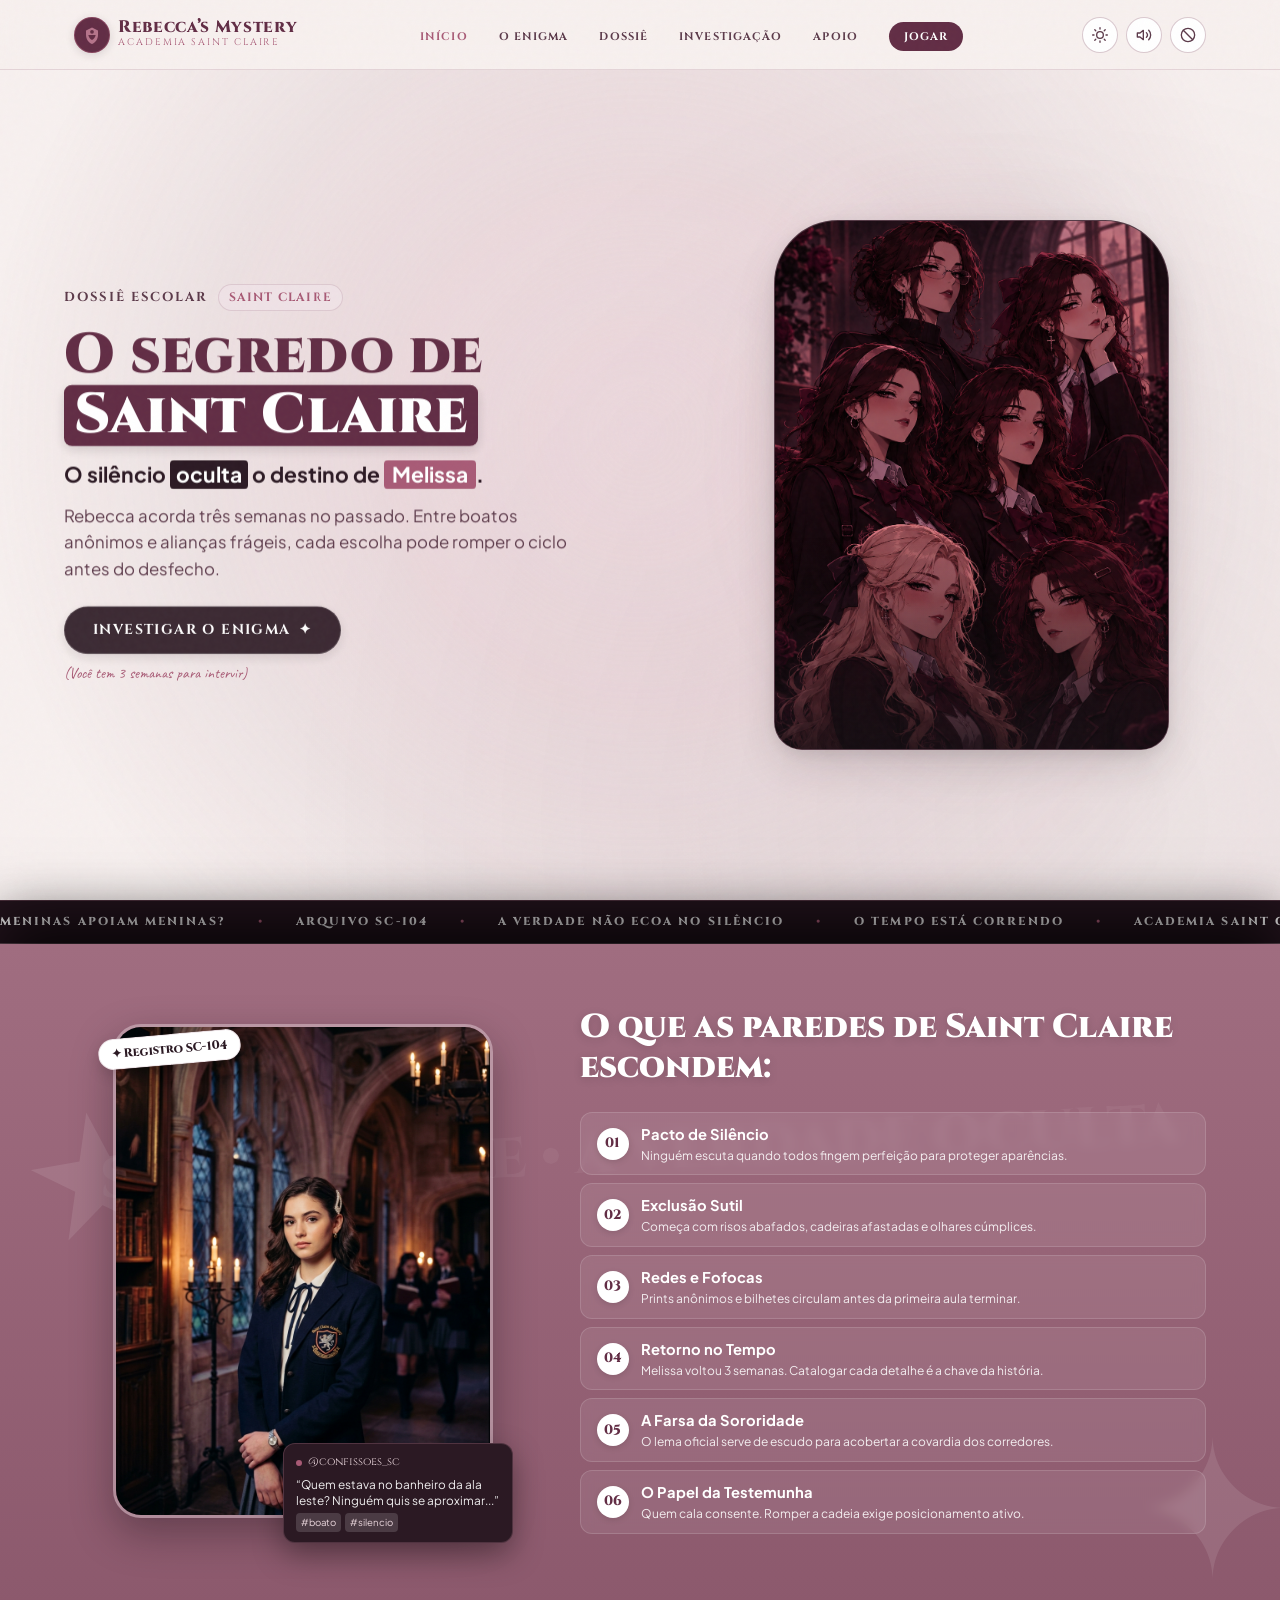
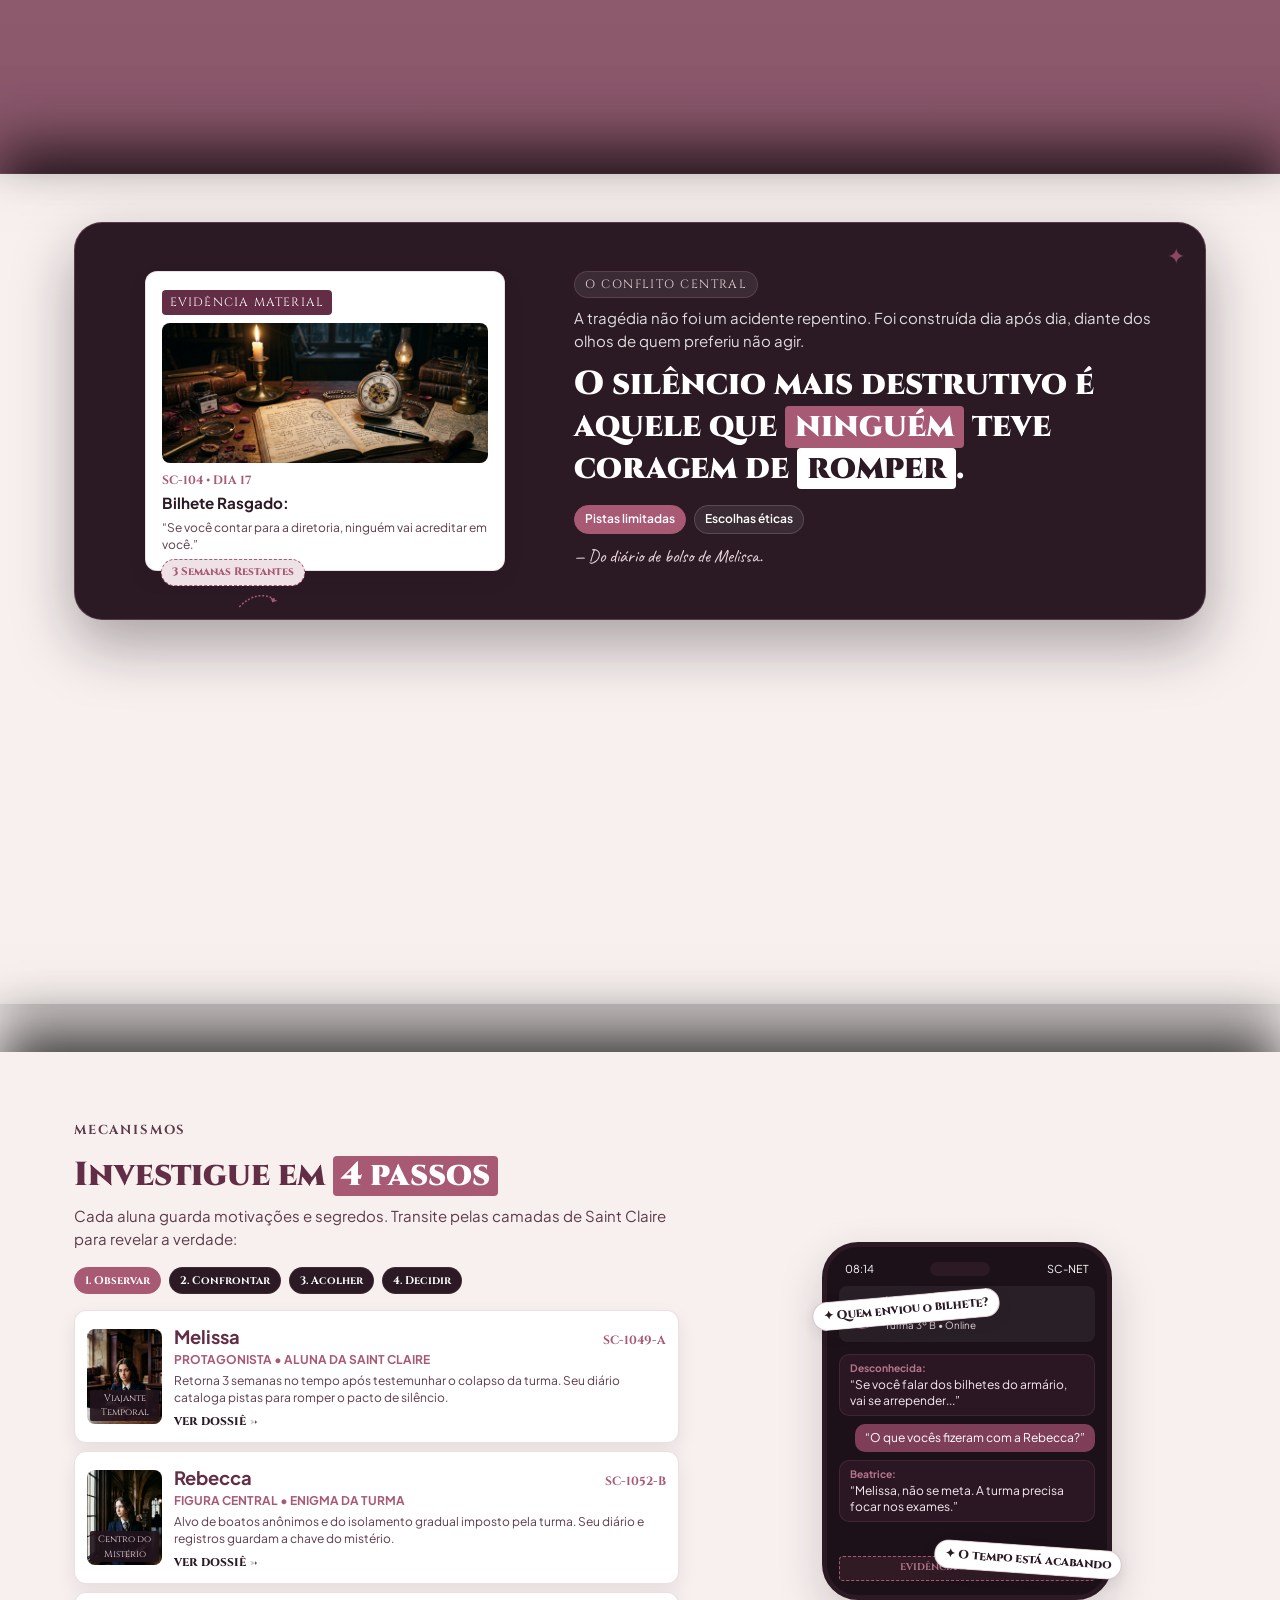
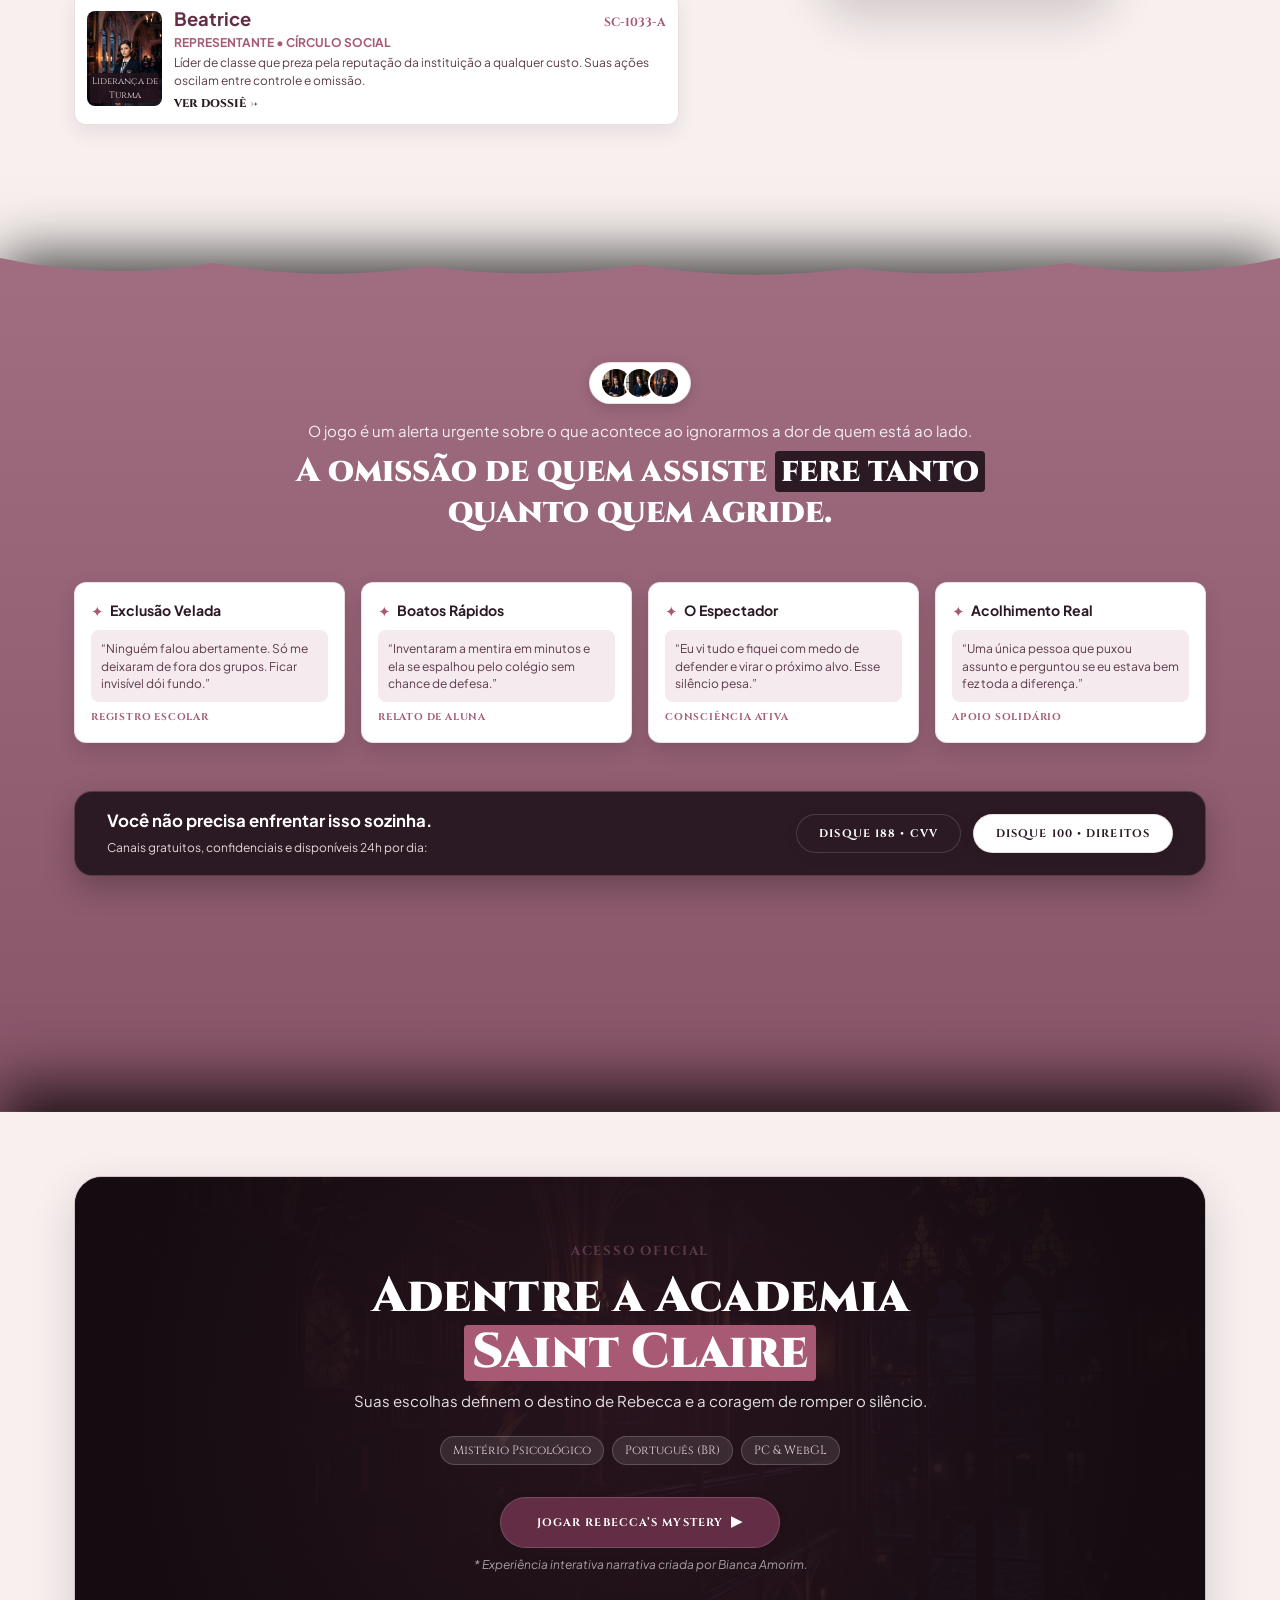
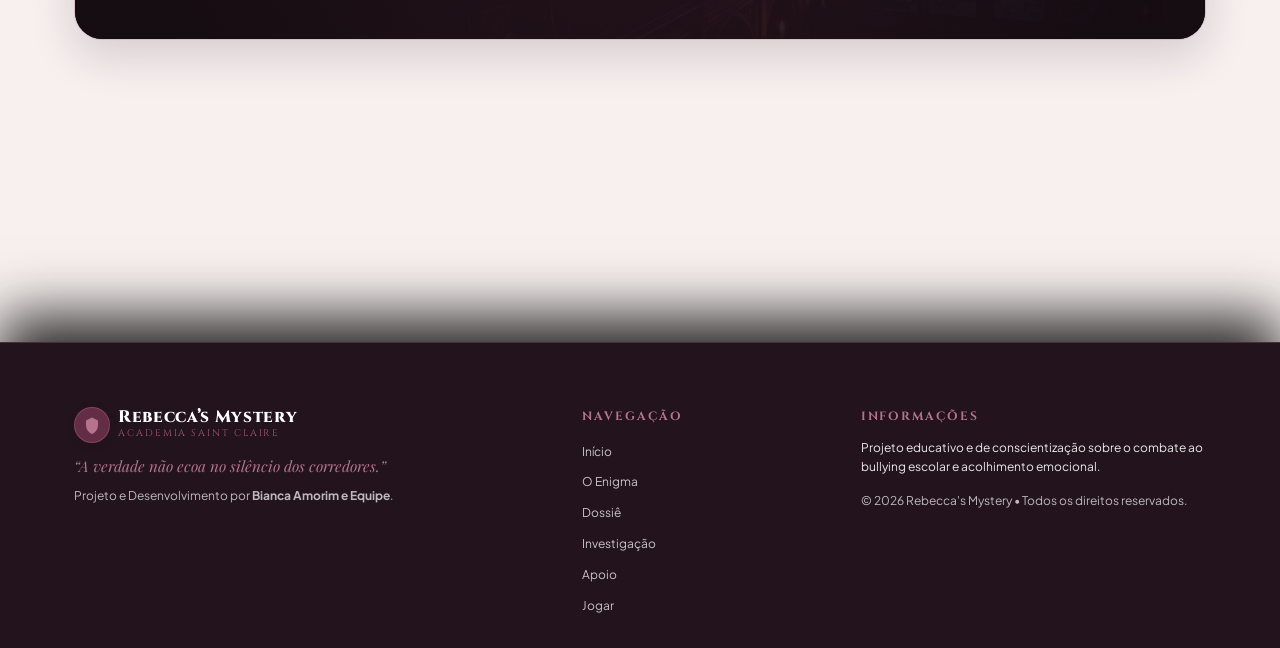
<file: index.html>
<!DOCTYPE html>
<html lang="pt-BR">
<head>
  <meta charset="UTF-8">
  <meta name="viewport" content="width=device-width, initial-scale=1.0">
  <meta name="description" content="Rebecca's Mystery — Wiki oficial e experiência narrativa de investigação psicológica, manipulação e segredos na Academia Saint Claire.">
  <meta name="theme-color" content="#2B1923">
  <link rel="canonical" href="https://rebeccas-mystery-wiki.vercel.app/">
  <meta property="og:url" content="https://rebeccas-mystery-wiki.vercel.app/">
  <meta property="og:title" content="Rebecca's Mystery — Wiki Oficial">
  <title>Rebecca's Mystery — Wiki Oficial | Academia Saint Claire</title>

  <!-- Favicon Oficial RM -->
  <link rel="icon" type="image/svg+xml" href="data:image/svg+xml,<svg xmlns='http://www.w3.org/2000/svg' viewBox='0 0 100 100'><circle cx='50' cy='50' r='46' fill='%231a0612' stroke='%23D94689' stroke-width='6'/><text x='50' y='64' font-family='Georgia,serif' font-size='42' font-weight='bold' fill='%23D94689' text-anchor='middle'>RM</text></svg>">

  <!-- Folhas de Estilo -->
  <link rel="stylesheet" href="assets/css/variables.css">
  <link rel="stylesheet" href="assets/css/style.css">

  <!-- Script inline anti-flicker de tema (executa antes da renderização) -->
  <script>
    (function() {
      try {
        const savedTheme = localStorage.getItem("rm_theme");
        if (savedTheme === "dark" || (!savedTheme && window.matchMedia && window.matchMedia("(prefers-color-scheme: dark)").matches)) {
          document.documentElement.setAttribute("data-theme", "dark");
        } else {
          document.documentElement.setAttribute("data-theme", "light");
        }
      } catch (e) {
        document.documentElement.setAttribute("data-theme", "light");
      }
    })();
  </script>
</head>
<body>

  <!-- ==========================================================================
       ABERTURA CINEMATOGRÁFICA — GSAP DRAWSVG (PROMPT 12)
       Fundo Vinho Profundo (#160F14), Desenho Progressivo dos Arcos, Estrelas e Monograma RM,
       seguido da Revelação da Logo Original e Transição Suave para a Hero Section.
       ========================================================================== -->
  <div class="cinema-intro" id="cinema-intro" role="dialog" aria-modal="true" aria-label="Introdução cinematográfica Rebecca's Mystery">
    <!-- Botão Discreto para Pular Introdução (Acessibilidade & UX) -->
    <button type="button" class="intro-skip-btn" id="intro-skip-btn" aria-label="Pular introdução cinematográfica">
      <span>Pular Intro</span>
      <span class="skip-arrow">→</span>
    </button>

    <!-- Palco Central Exclusivo da Logo RM Oficial -->
    <div class="intro-logo-stage" id="intro-logo-stage">
      <!-- Camada 1: Vetor SVG Fiel à Logo para Animação com GSAP DrawSVG -->
      <svg id="logo-rm-svg" class="intro-logo-svg" viewBox="0 0 1254 1254" fill="none" xmlns="http://www.w3.org/2000/svg" aria-hidden="true">
        <g id="rm-draw-group" stroke="#B67C9B" stroke-width="2.2" stroke-linecap="round" stroke-linejoin="round">
          <!-- MOMENTO 1: Arco ornamental superior -->
          <g id="draw-arc-top" class="draw-group">
            <path id="path-arc-top-1" class="draw-path" d="M 625 179 L 631 209 L 645 234 L 670 257 L 717 283 L 744 306 L 759 326 L 769 345 L 774 359 L 779 384 L 783 388 L 789 390 L 779 393 L 773 399 L 770 405 L 771 394 L 768 391 L 763 390 L 766 389 L 771 383 L 771 374 L 768 361 L 759 339 L 746 319 L 718 292 L 699 280 L 671 266 L 651 251 L 636 234 L 625 214 L 616 232 L 594 256 L 580 266 L 552 280 L 533 292 L 506 318 L 491 341 L 481 367 L 479 381 L 481 386 L 487 390 L 462 390 L 467 389 L 472 384 L 475 365 L 482 345 L 491 328 L 504 310 L 530 286 L 568 265 L 590 250 L 608 231 L 619 211 L 624 194 L 625 180 Z" />
          </g>
          <!-- MOMENTO 2: Estrela central superior, estrelas laterais e arco inferior -->
          <g id="draw-star-center" class="draw-group">
            <path id="path-star-top-1" class="draw-path" d="M 625 268 L 632 325 L 633 326 L 652 311 L 637 332 L 641 334 L 686 340 L 648 344 L 637 347 L 651 367 L 634 354 L 632 355 L 625 415 L 619 355 L 617 354 L 600 367 L 614 347 L 596 343 L 564 340 L 604 335 L 613 332 L 599 312 L 617 325 L 619 324 L 625 269 Z" />
          </g>
          <g id="draw-stars-lateral" class="draw-group">
            <path id="path-star-left-1" class="draw-path" d="M 402 568 L 402 589 L 399 599 L 407 605 L 417 608 L 405 613 L 399 618 L 402 627 L 402 649 L 401 641 L 396 630 L 383 617 L 361 610 L 326 608 L 360 607 L 370 605 L 384 599 L 397 585 L 402 569 Z" />
            <path id="path-star-right-1" class="draw-path" d="M 845 569 L 851 586 L 856 593 L 865 600 L 877 605 L 888 607 L 922 608 L 886 610 L 864 617 L 852 629 L 845 649 L 845 635 L 848 617 L 837 610 L 830 609 L 842 604 L 848 599 L 845 582 L 845 570 Z" />
          </g>
          <g id="draw-arc-bottom" class="draw-group">
            <path id="path-arc-bottom-1" class="draw-path" d="M 466 836 L 469 839 L 482 839 L 474 846 L 482 882 L 493 907 L 504 922 L 514 932 L 534 946 L 572 962 L 595 976 L 615 996 L 625 1014 L 639 992 L 660 973 L 686 959 L 713 948 L 731 936 L 753 912 L 763 890 L 769 893 L 768 898 L 761 912 L 750 927 L 726 948 L 674 972 L 658 983 L 638 1005 L 628 1028 L 625 1046 L 622 1025 L 614 1007 L 607 997 L 593 983 L 575 971 L 543 958 L 524 948 L 506 934 L 496 923 L 487 910 L 478 891 L 471 858 L 467 848 L 460 841 L 452 839 L 465 837 Z" />
            <path id="path-star-bottom-1" class="draw-path" d="M 625 851 L 629 871 L 634 882 L 642 891 L 654 896 L 646 900 L 634 913 L 628 928 L 625 947 L 623 929 L 617 913 L 605 900 L 597 897 L 610 890 L 618 880 L 623 867 L 625 852 Z" />
          </g>
          <!-- MOMENTO 3: Monograma R e M -->
          <g id="draw-monogram-r" class="draw-group">
            <path id="path-letter-r-1" class="draw-path" d="M 410 418 L 535 418 L 559 421 L 575 426 L 595 438 L 606 449 L 614 463 L 618 477 L 618 497 L 613 514 L 605 528 L 595 539 L 580 550 L 561 559 L 534 566 L 554 571 L 566 577 L 588 595 L 602 614 L 637 680 L 637 773 L 563 624 L 556 612 L 554 610 L 553 611 L 555 628 L 555 655 L 551 694 L 540 754 L 540 777 L 542 789 L 548 804 L 562 819 L 577 825 L 593 824 L 604 818 L 609 813 L 614 803 L 615 789 L 611 781 L 605 788 L 599 789 L 593 786 L 590 780 L 591 774 L 596 769 L 607 769 L 613 775 L 618 787 L 619 806 L 615 822 L 609 834 L 602 843 L 588 854 L 579 858 L 570 860 L 554 860 L 541 856 L 531 850 L 519 837 L 512 822 L 509 806 L 510 786 L 516 764 L 537 710 L 543 686 L 547 647 L 546 618 L 544 610 L 544 605 L 545 607 L 546 606 L 547 600 L 536 587 L 522 577 L 500 571 L 482 572 L 482 660 L 487 676 L 493 682 L 500 685 L 488 686 L 478 691 L 447 722 L 427 734 L 406 740 L 392 741 L 377 739 L 395 736 L 408 729 L 419 718 L 432 693 L 438 663 L 438 446 L 433 432 L 426 425 L 409 419 Z" />
            <path id="path-letter-r-2" class="draw-path" d="M 531 426 L 500 425 L 493 427 L 485 435 L 482 445 L 483 565 L 508 565 L 534 558 L 548 549 L 560 537 L 569 521 L 575 494 L 574 473 L 569 455 L 564 446 L 555 436 L 544 429 L 532 426 Z" />
          </g>
          <g id="draw-monogram-m" class="draw-group">
            <path id="path-letter-m-1" class="draw-path" d="M 731 558 L 793 558 L 780 562 L 771 570 L 767 579 L 765 591 L 765 807 L 770 837 L 782 862 L 793 871 L 807 873 L 816 869 L 824 860 L 819 872 L 808 881 L 798 885 L 784 886 L 774 884 L 755 874 L 726 847 L 717 843 L 704 841 L 715 835 L 719 828 L 722 814 L 721 596 L 679 682 L 638 772 L 638 682 L 654 714 L 657 714 L 730 559 Z" />
          </g>
        </g>
      </svg>

      <!-- Camada 2: Revelação da Logo Original com Textura Rosa Suave e Fundo Transparente Perfeito -->
      <img id="intro-logo-png" class="intro-logo-png" src="assets/images/logo_rm_transparent.png" alt="Rebecca's Mystery - Logo Oficial Saint Claire" />
    </div>
  </div>

  <!-- Granulação Cinematográfica Sutil -->
  <div class="film-grain" aria-hidden="true"></div>

  <!-- ==========================================================================
       HEADER DE NAVEGAÇÃO EQUILIBRADO E PROFISSIONAL (PROMPT 07)
       ========================================================================== -->
  <header class="site-header" id="main-header">
    <div class="container nav-container">
      
      <!-- Marca Oficial RM Saint Claire -->
      <a href="#inicio" class="site-brand" aria-label="Rebecca's Mystery - Página inicial">
        <div class="brand-crest" aria-hidden="true">
          <svg viewBox="0 0 24 24">
            <path d="M12 2L4 6v6c0 5.55 3.84 10.74 8 12 4.16-1.26 8-6.45 8-12V6l-8-4zm0 3.3a2.5 2.5 0 1 1 0 5 2.5 2.5 0 0 1 0-5zm0 13.5c-2.2-1.05-4.2-3.6-4.9-6.8h9.8c-.7 3.2-2.7 5.75-4.9 6.8z"/>
          </svg>
        </div>
        <div class="brand-text">
          <span class="brand-title">Rebecca’s Mystery</span>
          <span class="brand-sub">Academia Saint Claire</span>
        </div>
      </a>

      <!-- Menu Principal com flex, gap equilibrado e fontes ajustadas -->
      <nav class="main-nav" aria-label="Navegação principal">
        <ul class="nav-menu" id="nav-menu">
          <li><a href="#inicio" class="nav-link active">Início</a></li>
          <li><a href="#sobre" class="nav-link">O Enigma</a></li>
          <li><a href="#dossie-secreto" class="nav-link">Dossiê</a></li>
          <li><a href="#personagens" class="nav-link">Investigação</a></li>
          <li><a href="#conscientizacao" class="nav-link">Apoio</a></li>
          <li><a href="#jogar" class="nav-link nav-link--cta">Jogar</a></li>
        </ul>
      </nav>

      <!-- Ações: Alternador de Tema (Modo Claro / Escuro), Áudio, Modo Reduzido e Menu Mobile -->
      <div class="nav-actions">
        <!-- Botão de Alternância de Tema (Prompt 08) -->
        <button type="button" class="btn-icon-toggle btn-theme-toggle" id="theme-toggle-btn" aria-label="Alternar para modo escuro" title="Alternar tema visual" aria-live="polite">
          <!-- Ícone Sol (Modo Claro ativo -> clique para ativar Modo Escuro) -->
          <svg class="icon-sun" viewBox="0 0 24 24" fill="none" stroke="currentColor" stroke-width="2" stroke-linecap="round" stroke-linejoin="round" aria-hidden="true">
            <circle cx="12" cy="12" r="5"></circle>
            <line x1="12" y1="1" x2="12" y2="3"></line>
            <line x1="12" y1="21" x2="12" y2="23"></line>
            <line x1="4.22" y1="4.22" x2="5.64" y2="5.64"></line>
            <line x1="18.36" y1="18.36" x2="19.78" y2="19.78"></line>
            <line x1="1" y1="12" x2="3" y2="12"></line>
            <line x1="21" y1="12" x2="23" y2="12"></line>
            <line x1="4.22" y1="19.78" x2="5.64" y2="18.36"></line>
            <line x1="18.36" y1="5.64" x2="19.78" y2="4.22"></line>
          </svg>
          <!-- Ícone Lua (Modo Escuro ativo -> clique para ativar Modo Claro) -->
          <svg class="icon-moon" viewBox="0 0 24 24" fill="none" stroke="currentColor" stroke-width="2" stroke-linecap="round" stroke-linejoin="round" aria-hidden="true">
            <path d="M21 12.79A9 9 0 1 1 11.21 3 7 7 0 0 0 21 12.79z"></path>
          </svg>
        </button>

        <button type="button" class="btn-icon-toggle" id="audio-toggle-btn" aria-label="Alternar trilha atmosférica" title="Trilha sonora">
          <svg viewBox="0 0 24 24" fill="none" stroke="currentColor" stroke-width="2" stroke-linecap="round" stroke-linejoin="round">
            <polygon points="11 5 6 9 2 9 2 15 6 15 11 19 11 5"></polygon>
            <path d="M19.07 4.93a10 10 0 0 1 0 14.14M15.54 8.46a5 5 0 0 1 0 7.07"></path>
          </svg>
        </button>

        <button type="button" class="btn-icon-toggle" id="motion-toggle-btn" aria-label="Alternar animações reduzidas" title="Reduzir movimento">
          <svg viewBox="0 0 24 24" fill="none" stroke="currentColor" stroke-width="2" stroke-linecap="round" stroke-linejoin="round">
            <circle cx="12" cy="12" r="10"></circle>
            <line x1="4.93" y1="4.93" x2="19.07" y2="19.07"></line>
          </svg>
        </button>

        <button type="button" class="mobile-toggle" id="mobile-menu-toggle" aria-expanded="false" aria-controls="nav-menu" aria-label="Abrir menu de navegação">
          <span class="hamburger-line"></span>
        </button>
      </div>

    </div>
  </header>

  <main id="main-content">

    <!-- ==========================================================================
         SEÇÃO 1 — HERO SECTION (ORGANIZADA, TEXTOS CONCISOS, COMPOSIÇÃO EDITORIAL)
         ========================================================================== -->
    <section class="section-hero-ref" id="inicio">
      <!-- Camada 1 (Parallax Fundo): Elemento interno dedicado para preservar position: sticky do Stacking Panels -->
      <div class="hero-parallax-bg" aria-hidden="true"></div>

      <div class="container ref-hero-grid">
        
        <!-- Coluna Esquerda: Texto Conciso e Tipografia Equilibrada -->
        <div class="ref-hero-text-col">
          
          <div class="ref-lead-tag">
            <span>Dossiê Escolar</span>
            <span class="ref-tag-pill">Saint Claire</span>
          </div>

          <h1 class="ref-hero-title">
            O segredo de <br>
            <span class="ref-title-box">Saint Claire</span>
          </h1>

          <p class="ref-headline-banner">
            O silêncio <span class="ref-highlight-dark">oculta</span> o destino de <span class="ref-highlight-pink">Melissa</span>.
          </p>

          <p class="ref-hero-desc">
            Rebecca acorda três semanas no passado. Entre boatos anônimos e alianças frágeis, cada escolha pode romper o ciclo antes do desfecho.
          </p>

          <div class="ref-hero-action-row">
            <a href="#sobre" class="ref-btn-pill ref-btn-pill--dark">
              <span>Investigar o Enigma</span>
              <span class="ref-btn-icon">✦</span>
            </a>
          </div>

          <span class="ref-hero-footnote">(Você tem 3 semanas para intervir)</span>

        </div>

        <!-- Coluna Direita: Composição Visual Premium — Key Art dos Personagens (Prompt 20) -->
        <div class="ref-hero-visual-col" id="hero-showcase">
          
          <div class="ref-hero-keyart-portal">
            <!-- Aura Atmosférica Sutil em Vinho e Malva -->
            <div class="ref-hero-portal-glow" aria-hidden="true"></div>

            <!-- Moldura Principal Refinada / Key Visual dos Personagens -->
            <div class="ref-hero-portal-frame">
              <div class="ref-hero-portal-media">
                <img src="assets/images/characters/six_characters_hero.png" 
                     alt="As seis alunas e protagonistas da Academia Saint Claire reunidas em Rebecca's Mystery" 
                     class="ref-hero-portal-img"
                     loading="eager">
              </div>
              <!-- Fusão Cinematográfica na Base -->
              <div class="ref-hero-portal-shade" aria-hidden="true"></div>
            </div>
          </div>

        </div>

      </div>

    </section>

    <!-- Faixa Marquee / Ticker Editorial Separada Fora da Hero Section -->
    <div class="ref-marquee-strip" aria-hidden="true">
      <div class="ref-marquee-inner">
        <span>MENINAS APOIAM MENINAS?</span>
        <span class="ref-bullet">&bull;</span>
        <span>ARQUIVO SC-104</span>
        <span class="ref-bullet">&bull;</span>
        <span>A VERDADE NÃO ECOA NO SILÊNCIO</span>
        <span class="ref-bullet">&bull;</span>
        <span>O TEMPO ESTÁ CORRENDO</span>
        <span class="ref-bullet">&bull;</span>
        <span>ACADEMIA SAINT CLAIRE</span>
        <span class="ref-bullet">&bull;</span>
        <span>MENINAS APOIAM MENINAS?</span>
        <span class="ref-bullet">&bull;</span>
        <span>ARQUIVO SC-104</span>
        <span class="ref-bullet">&bull;</span>
        <span>A VERDADE NÃO ECOA NO SILÊNCIO</span>
        <span class="ref-bullet">&bull;</span>
      </div>
    </div>


    <!-- ==========================================================================
         SEÇÃO 2 — SEÇÃO COLORIDA (FUNDO ROSA, 6 TÓPICOS OBJETIVOS E CLAROS)
         ========================================================================== -->
    <section class="section-pink-showcase" id="sobre">
      
      <div class="pink-bg-star pink-star-left" aria-hidden="true">★</div>
      <div class="pink-bg-star pink-star-right" aria-hidden="true">✦</div>
      <div class="pink-watermark-text" aria-hidden="true">SAINT CLAIRE &bull; A VERDADE OCULTA</div>

      <div class="container pink-grid-container">
        
        <!-- Coluna Esquerda: Cluster Visual Proporcional -->
        <div class="pink-visual-col">
          <div class="pink-portrait-cluster">
            <img src="assets/images/characters/beatrice.jpg" 
                 alt="Beatrice nos corredores da academia" 
                 class="pink-main-portrait">

            <div class="pink-phone-card">
              <div class="phone-card-header">
                <span class="phone-dot"></span>
                <span class="phone-user">@confissoes_sc</span>
              </div>
              <div class="phone-card-body">
                <p>“Quem estava no banheiro da ala leste? Ninguém quis se aproximar...”</p>
                <div class="phone-tags">
                  <span class="phone-tag">#boato</span>
                  <span class="phone-tag">#silencio</span>
                </div>
              </div>
            </div>

            <div class="pink-sticker-note">
              <span>✦ Registro SC-104</span>
            </div>
          </div>
        </div>

        <!-- Coluna Direita: Título de Seção Adequado e 6 Tópicos Concisos -->
        <div class="pink-content-col">
          <h2 class="pink-section-title">
            O que as paredes de Saint Claire escondem:
          </h2>

          <div class="pink-topics-list">
            
            <div class="pink-topic-item reveal">
              <span class="pink-topic-num">01</span>
              <div class="pink-topic-text">
                <strong>Pacto de Silêncio</strong>
                <p>Ninguém escuta quando todos fingem perfeição para proteger aparências.</p>
              </div>
            </div>

            <div class="pink-topic-item reveal">
              <span class="pink-topic-num">02</span>
              <div class="pink-topic-text">
                <strong>Exclusão Sutil</strong>
                <p>Começa com risos abafados, cadeiras afastadas e olhares cúmplices.</p>
              </div>
            </div>

            <div class="pink-topic-item reveal">
              <span class="pink-topic-num">03</span>
              <div class="pink-topic-text">
                <strong>Redes e Fofocas</strong>
                <p>Prints anônimos e bilhetes circulam antes da primeira aula terminar.</p>
              </div>
            </div>

            <div class="pink-topic-item reveal">
              <span class="pink-topic-num">04</span>
              <div class="pink-topic-text">
                <strong>Retorno no Tempo</strong>
                <p>Melissa voltou 3 semanas. Catalogar cada detalhe é a chave da história.</p>
              </div>
            </div>

            <div class="pink-topic-item reveal">
              <span class="pink-topic-num">05</span>
              <div class="pink-topic-text">
                <strong>A Farsa da Sororidade</strong>
                <p>O lema oficial serve de escudo para acobertar a covardia dos corredores.</p>
              </div>
            </div>

            <div class="pink-topic-item reveal">
              <span class="pink-topic-num">06</span>
              <div class="pink-topic-text">
                <strong>O Papel da Testemunha</strong>
                <p>Quem cala consente. Romper a cadeia exige posicionamento ativo.</p>
              </div>
            </div>

          </div>
        </div>

      </div>
    </section>


    <!-- ==========================================================================
         SEÇÃO 3 — GRANDE PAINEL PRETO SOBREPOSTO (EQUILIBRADO E COM AR DE RESPIRO)
         ========================================================================== -->
    <section class="section-overlap-panel-wrapper" id="dossie-secreto">
      <div class="container">
        
        <div class="ref-big-dark-panel reveal">
          <div class="dark-panel-flower-badge" aria-hidden="true">✦</div>

          <div class="dark-panel-grid">
            
            <!-- Lado Esquerdo: Card de Evidência com Espaçamento Limpo -->
            <div class="dark-panel-doc-col">
              <div class="doc-card-white">
                <span class="doc-postit-tag">Evidência Material</span>
                
                <div class="doc-inner-content">
                  <div class="doc-photo-wrap">
                    <img src="assets/images/investigation_desk.jpg" alt="Mesa de investigação com cartas e diário" class="doc-photo-img">
                  </div>
                  <div class="doc-lines">
                    <span class="doc-meta-id">SC-104 &bull; DIA 17</span>
                    <h4>Bilhete Rasgado:</h4>
                    <p>“Se você contar para a diretoria, ninguém vai acreditar em você.”</p>
                  </div>
                </div>

                <div class="doc-annotation-circle" aria-hidden="true">
                  <span>3 Semanas Restantes</span>
                  <svg class="hand-drawn-arrow" viewBox="0 0 80 40">
                    <path d="M10,35 Q40,5 70,25" fill="none" stroke="currentColor" stroke-width="2.5" stroke-dasharray="3,3"/>
                    <polygon points="70,25 60,20 63,28" fill="currentColor"/>
                  </svg>
                </div>
              </div>
            </div>

            <!-- Lado Direito: Frases de Alto Impacto sem Textos Extensos -->
            <div class="dark-panel-text-col">
              <div class="panel-eyebrow-pill">
                <span>O Conflito Central</span>
              </div>

              <p class="panel-statement-lead">
                A tragédia não foi um acidente repentino. Foi construída dia após dia, diante dos olhos de quem preferiu não agir.
              </p>

              <h3 class="panel-impact-headline">
                O silêncio mais destrutivo é aquele que <span class="text-pill-pink">ninguém</span> teve coragem de <span class="text-pill-white">romper</span>.
              </h3>

              <div class="panel-tag-badges">
                <span class="dark-badge dark-badge--pink">Pistas limitadas</span>
                <span class="dark-badge">Escolhas éticas</span>
              </div>

              <div class="panel-handwritten-note">
                — Do diário de bolso de Melissa.
              </div>
            </div>

          </div>
        </div>

      </div>
    </section>


    <!-- ==========================================================================
         SEÇÃO 4 — SEÇÃO DE INVESTIGAÇÃO (CARDS DAS PERSONAGENS & MOCKUP)
         ========================================================================== -->
    <section class="section-investigation-phone" id="personagens">
      <div class="container">
        
        <div class="investigation-grid">
          
          <!-- Lado Esquerdo: Metodologia e Mini-Dossiês Objetivos -->
          <div class="investigation-text-col">
            <span class="ref-lead-tag">Mecanismos</span>
            
            <h2 class="investigation-title">
              Investigue em <span class="ref-highlight-pink">4 passos</span>
            </h2>

            <p class="investigation-desc">
              Cada aluna guarda motivações e segredos. Transite pelas camadas de Saint Claire para revelar a verdade:
            </p>

            <div class="investigation-pills-row">
              <span class="inv-pill inv-pill--active">1. Observar</span>
              <span class="inv-pill">2. Confrontar</span>
              <span class="inv-pill">3. Acolher</span>
              <span class="inv-pill">4. Decidir</span>
            </div>

            <!-- Lista de Cards Injetada Dinamicamente -->
            <div class="chars-mini-dossier-list" id="characters-grid">
              <!-- Renderizado via assets/js/characters.js -->
            </div>
          </div>

          <!-- Lado Direito: Celular Proporcional com Balões de Chat -->
          <div class="investigation-phone-col">
            <div class="school-phone-device reveal">
              <div class="phone-screen-header">
                <span>08:14</span>
                <div class="phone-camera-notch"></div>
                <span>SC-NET</span>
              </div>

              <div class="phone-screen-content">
                <div class="phone-profile-bar">
                  <div class="phone-avatar">
                    <img src="assets/images/characters/melissa.jpg" alt="Melissa">
                  </div>
                  <div>
                    <strong>Melissa</strong>
                    <small>Turma 3º B &bull; Online</small>
                  </div>
                </div>

                <div class="phone-notifications-stack">
                  <div class="phone-bubble phone-bubble--received">
                    <span class="bubble-sender">Desconhecida:</span>
                    <p>“Se você falar dos bilhetes do armário, vai se arrepender...”</p>
                  </div>

                  <div class="phone-bubble phone-bubble--sent">
                    <p>“O que vocês fizeram com a Rebecca?”</p>
                  </div>

                  <div class="phone-bubble phone-bubble--received">
                    <span class="bubble-sender">Beatrice:</span>
                    <p>“Melissa, não se meta. A turma precisa focar nos exames.”</p>
                  </div>
                </div>

                <div class="phone-evidence-stamp">
                  <span>EVIDÊNCIA #04 &bull; GRAVADA</span>
                </div>
              </div>

              <div class="phone-callout-tag phone-callout--top">
                <span>✦ Quem enviou o bilhete?</span>
              </div>
              <div class="phone-callout-tag phone-callout--bottom">
                <span>✦ O tempo está acabando</span>
              </div>
            </div>
          </div>

        </div>

      </div>
    </section>


    <!-- ==========================================================================
         SEÇÃO 5 — CONSCIENTIZAÇÃO & RELATOS (TRANSIÇÃO ORGÂNICA DE RASGO)
         ========================================================================== -->
    <section class="section-pink-evidence" id="conscientizacao">
      <div class="torn-paper-edge" aria-hidden="true"></div>

      <div class="container">
        
        <div class="evidence-top-avatars">
          <div class="avatar-stack">
            <img src="assets/images/characters/melissa.jpg" alt="Melissa">
            <img src="assets/images/characters/rebecca.jpg" alt="Rebecca">
            <img src="assets/images/characters/beatrice.jpg" alt="Beatrice">
          </div>
        </div>

        <div class="evidence-header-block reveal">
          <p class="evidence-lead-phrase">
            O jogo é um alerta urgente sobre o que acontece ao ignorarmos a dor de quem está ao lado.
          </p>
          <h2 class="evidence-main-banner">
            A omissão de quem assiste <span class="ref-highlight-dark">fere tanto</span> quanto quem agride.
          </h2>
        </div>

        <!-- 4 Cards Objetivos e Bem Espaçados -->
        <div class="evidence-cards-carousel">
          
          <div class="chat-evidence-card reveal">
            <div class="chat-card-top">
              <div class="chat-icon">✦</div>
              <strong>Exclusão Velada</strong>
            </div>
            <div class="chat-bubble-content">
              “Ninguém falou abertamente. Só me deixaram de fora dos grupos. Ficar invisível dói fundo.”
            </div>
            <div class="chat-tag">Registro Escolar</div>
          </div>

          <div class="chat-evidence-card reveal">
            <div class="chat-card-top">
              <div class="chat-icon">✦</div>
              <strong>Boatos Rápidos</strong>
            </div>
            <div class="chat-bubble-content">
              “Inventaram a mentira em minutos e ela se espalhou pelo colégio sem chance de defesa.”
            </div>
            <div class="chat-tag">Relato de Aluna</div>
          </div>

          <div class="chat-evidence-card reveal">
            <div class="chat-card-top">
              <div class="chat-icon">✦</div>
              <strong>O Espectador</strong>
            </div>
            <div class="chat-bubble-content">
              “Eu vi tudo e fiquei com medo de defender e virar o próximo alvo. Esse silêncio pesa.”
            </div>
            <div class="chat-tag">Consciência Ativa</div>
          </div>

          <div class="chat-evidence-card reveal">
            <div class="chat-card-top">
              <div class="chat-icon">✦</div>
              <strong>Acolhimento Real</strong>
            </div>
            <div class="chat-bubble-content">
              “Uma única pessoa que puxou assunto e perguntou se eu estava bem fez toda a diferença.”
            </div>
            <div class="chat-tag">Apoio Solidário</div>
          </div>

        </div>

        <!-- Barra de Ajuda Limpa e Alinhada -->
        <div class="evidence-help-bar reveal">
          <div class="help-bar-text">
            <strong>Você não precisa enfrentar isso sozinha.</strong>
            <span>Canais gratuitos, confidenciais e disponíveis 24h por dia:</span>
          </div>
          <div class="help-bar-actions">
            <a href="tel:188" class="ref-btn-pill ref-btn-pill--dark">
              <span>Disque 188 &bull; CVV</span>
            </a>
            <a href="tel:100" class="ref-btn-pill ref-btn-pill--white">
              <span>Disque 100 &bull; Direitos</span>
            </a>
          </div>
        </div>

      </div>
    </section>


    <!-- ==========================================================================
         SEÇÃO 6 — JOGAR AGORA (CLÍMAX COM PROPORÇÃO REFINADA)
         ========================================================================== -->
    <section class="section-play-final" id="jogar">
      <div class="container">
        
        <div class="play-card-banner reveal">
          <div class="play-backdrop-visual">
            <img src="assets/images/play_visual.jpg" alt="Biblioteca de Saint Claire">
            <div class="play-backdrop-overlay"></div>
          </div>

          <div class="play-card-inner">
            <span class="ref-lead-tag" style="margin-bottom: var(--space-xs);">Acesso Oficial</span>
            
            <h2 class="play-title-ref">
              Adentre a Academia <br>
              <span class="ref-highlight-pink">Saint Claire</span>
            </h2>

            <p class="play-desc-ref">
              Suas escolhas definem o destino de Rebecca e a coragem de romper o silêncio.
            </p>

            <div class="play-badges-row">
              <span class="spec-pill">Mistério Psicológico</span>
              <span class="spec-pill">Português (BR)</span>
              <span class="spec-pill">PC & WebGL</span>
            </div>

            <div class="play-btn-cluster">
              <a href="https://rebeccasmystery.vercel.app/" target="_blank" rel="noopener noreferrer" class="ref-btn-pill ref-btn-pill--pink btn-play-large" id="btn-play-action">
                <span>Jogar Rebecca’s Mystery</span>
                <span class="ref-btn-icon">▶</span>
              </a>
              <small class="play-notice-text">* Experiência interativa narrativa criada por Bianca Amorim.</small>
            </div>
          </div>
        </div>

      </div>
    </section>

  </main>


  <!-- ==========================================================================
       RODAPÉ EDITORIAL ORGANIZADO E AREJADO (PROMPT 07)
       ========================================================================== -->
  <footer class="site-footer" id="rodape">
    <div class="container">
      
      <div class="footer-grid">
        
        <div class="footer-brand">
          <div class="site-brand" style="margin-bottom: var(--space-sm);">
            <div class="brand-crest" aria-hidden="true">
              <svg viewBox="0 0 24 24">
                <path d="M12 2L4 6v6c0 5.55 3.84 10.74 8 12 4.16-1.26 8-6.45 8-12V6l-8-4z"/>
              </svg>
            </div>
            <div class="brand-text">
              <span class="brand-title">Rebecca’s Mystery</span>
              <span class="brand-sub">Academia Saint Claire</span>
            </div>
          </div>
          <p class="footer-motto">“A verdade não ecoa no silêncio dos corredores.”</p>
          <p style="font-size: var(--font-size-aux); color: var(--text-light-faint);">
            Projeto e Desenvolvimento por <strong>Bianca Amorim e Equipe</strong>.
          </p>
        </div>

        <div class="footer-nav">
          <h5>Navegação</h5>
          <ul class="footer-links">
            <li><a href="#inicio">Início</a></li>
            <li><a href="#sobre">O Enigma</a></li>
            <li><a href="#dossie-secreto">Dossiê</a></li>
            <li><a href="#personagens">Investigação</a></li>
            <li><a href="#conscientizacao">Apoio</a></li>
            <li><a href="#jogar">Jogar</a></li>
          </ul>
        </div>

        <div class="footer-credits">
          <h5>Informações</h5>
          <p style="font-size: var(--font-size-aux); color: var(--text-light-muted); line-height: 1.6;">
            Projeto educativo e de conscientização sobre o combate ao bullying escolar e acolhimento emocional.
          </p>
          <p style="font-size: var(--font-size-aux); color: var(--text-light-faint); margin-top: var(--space-md);">
            &copy; 2026 Rebecca's Mystery &bull; Todos os direitos reservados.
          </p>
        </div>

      </div>

    </div>
  </footer>


  <!-- ==========================================================================
       MODAIS INTERATIVOS ACESSÍVEIS
       ========================================================================== -->

  <!-- Modal do Dossiê de Personagem -->
  <div class="modal-overlay" id="dossier-modal" role="dialog" aria-modal="true" aria-labelledby="modal-dossier-title">
    <div class="modal-window">
      <div class="modal-header">
        <h4 id="modal-dossier-title">Dossiê Confidencial</h4>
        <button type="button" class="modal-close-btn" id="dossier-modal-close" aria-label="Fechar dossiê">✕</button>
      </div>
      <div class="modal-body" id="modal-dossier-content"></div>
    </div>
  </div>

  <!-- Modal de Jogar -->
  <div class="modal-overlay" id="play-modal" role="dialog" aria-modal="true" aria-labelledby="modal-play-title">
    <div class="modal-window">
      <div class="modal-header">
        <h4 id="modal-play-title">Acesso ao Jogo</h4>
        <button type="button" class="modal-close-btn" id="play-modal-close" aria-label="Fechar janela">✕</button>
      </div>
      <div class="modal-body">
        <div style="text-align: center; margin-bottom: var(--space-md);">
          <span class="ref-tag-pill" style="margin-bottom: 8px; display: inline-block;">Build Executável Ativa</span>
          <h3 style="font-size: var(--font-size-h3); color: var(--text-light-primary); margin-bottom: 6px;">Universo Saint Claire</h3>
          <p style="font-size: var(--font-size-body); color: var(--text-light-muted); line-height: 1.5;">
            A experiência de <strong>Rebecca’s Mystery</strong> (por <strong>Bianca Amorim</strong>) conduz o jogador por investigações morais e ramificações temporais.
          </p>
        </div>
        <div style="background: rgba(38, 12, 29, 0.45); border: 1px solid rgba(255, 255, 255, 0.15); border-radius: var(--radius-md); padding: var(--space-md); margin-bottom: var(--space-md);">
          <h5 style="font-family: var(--font-display); font-size: 0.75rem; color: var(--color-rose-aged); text-transform: uppercase; letter-spacing: 0.14em; margin-bottom: 6px;">Projeto Paralelo do Jogo:</h5>
          <p style="font-size: var(--font-size-aux); color: var(--text-light-muted); line-height: 1.5; margin-bottom: 0;">
            Você está navegando na <strong>Wiki Oficial de Rebecca’s Mystery</strong>. O jogo completo pode ser acessado diretamente no link do projeto paralelo.
          </p>
        </div>
        <div style="display: flex; gap: var(--space-sm); justify-content: center; flex-wrap: wrap;">
          <a href="https://rebeccasmystery.vercel.app/" target="_blank" rel="noopener noreferrer" class="ref-btn-pill ref-btn-pill--dark">
            <span>Acessar o Jogo</span>
            <span class="ref-btn-icon">↗</span>
          </a>
          <button type="button" class="ref-btn-pill ref-btn-pill--light" onclick="document.getElementById('play-modal').classList.remove('open'); document.body.style.overflow = '';">
            Continuar na Wiki
          </button>
        </div>
      </div>
    </div>
  </div>

  <!-- Scripts Core & GSAP DrawSVGPlugin -->
  <script src="https://cdnjs.cloudflare.com/ajax/libs/gsap/3.12.5/gsap.min.js"></script>
  <script src="assets/js/DrawSVGPlugin.js"></script>
  <script src="assets/js/audio.js"></script>
  <script src="assets/js/characters.js"></script>
  <script src="assets/js/main.js"></script>
</body>
</html>
</file>
<file: assets/css/variables.css>
/* ==========================================================================
   REBECCA'S MYSTERY — DESIGN SYSTEM & CSS VARIABLES (PROMPT 09 - REFINAMENTO DA PALETA)
   Substituição integral de tons rosa pink neon por uma identidade cromática
   sofisticada, madura e editorial:
   - Modo Claro: Creme (#F7F0EF), Rose (#F2E7E9), Malva (#966477), Rose Antigo (#C18B9D), Bordo (#622D45)
   - Modo Escuro: Fundo (#160F14), Secundario (#21151D), Superficies (#281A24), Malva (#A87589), Bordo (#773D57)
   ========================================================================== */

:root {
  /* ==========================================================================
     TEMA CLARO (LIGHT MODE) — REFINADO & EDITORIAL
     ========================================================================== */
  --theme-name: 'light';

  /* --- Cores Base & Fundos --- */
  --bg-primary: #F7F0EF;               /* Fundo principal claro e sofisticado */
  --bg-secondary: #F2E7E9;             /* Fundo secundário rosado suave */
  --bg-tertiary: #E9D5DB;              /* Rosa pálido / transição */
  --bg-overlay: rgba(43, 25, 35, 0.72);

  /* --- Fundos das Seções Alternadas --- */
  --bg-section-light: #F7F0EF;
  --bg-section-pink: #A06D80;          /* Malva/rosé antigo para a 2ª seção */
  --bg-section-pink-deep: #875468;     /* Degradê elegante e maduro */
  --bg-panel-dark: #2B1923;            /* Painel central em bordô profundo e acolhedor */
  --bg-card: #FFFFFF;                  /* Superfícies brancas puras */
  --bg-card-subtle: #F5EBEE;           /* Superfícies secundárias claras */
  --bg-header: rgba(247, 240, 239, 0.94);
  --bg-header-scrolled: rgba(255, 255, 255, 0.98);
  --bg-footer: #22131C;                /* Rodapé escuro discreto */

  /* --- Textos e Tipografia --- */
  --text-primary: #2B1923;             /* Texto principal em bordô quase preto */
  --text-secondary: #5C3A4A;           /* Texto secundário em ameixa médio */
  --text-muted: #8A6475;               /* Texto auxiliar em malva suave */
  --text-inverse: #FFFFFF;
  --text-inverse-muted: rgba(255, 255, 255, 0.9);
  --text-inverse-faint: rgba(255, 255, 255, 0.7);

  /* Legados mantidos para compatibilidade total */
  --text-dark-primary: var(--text-primary);
  --text-dark-muted: var(--text-secondary);
  --text-dark-faint: var(--text-muted);
  --text-light-primary: var(--text-inverse);
  --text-light-muted: var(--text-inverse-muted);
  --text-light-faint: var(--text-inverse-faint);

  /* --- Cores de Marca / Acentos Sofisticados (Zero Neon) --- */
  --color-bordeaux-deep: #622D45;      /* Bordô oficial refinado */
  --color-bordeaux-night: #22131C;     /* Noite bordô */
  --color-bordeaux-darkest: #160F14;
  --color-pink-vibrant: #A85A75;       /* Rosé queimado maduro (substitui o pink neon) */
  --color-pink-hero: #C18B9D;          /* Rosé antigo */
  --color-pink-darker: #7E3E58;        /* Ameixa escuro */
  --color-rose-aged: #C18B9D;          /* Rosé antigo clássico */
  --color-rose-light: #E9D5DB;         /* Rosa pálido suave */
  --color-rose-badge: #EFE2E6;         /* Badge delicada */
  --color-rose-bright: #B5748B;        /* Ponto de destaque harmonioso */

  /* --- Bordas & Divisórias --- */
  --border-subtle: rgba(150, 100, 119, 0.2);
  --border-medium: rgba(150, 100, 119, 0.35);
  --border-strong: rgba(168, 90, 117, 0.5);
  --border-panel-dark: rgba(193, 139, 157, 0.3);

  /* --- Pílulas e Destaques Coloridos --- */
  --pill-bg-pink: #A85A75;             /* Rosé queimado elegante */
  --pill-text-pink: #FFFFFF;
  --pill-bg-dark: #2B1923;
  --pill-text-dark: #FFFFFF;
  --pill-bg-white: #FFFFFF;
  --pill-text-white: #2B1923;

  /* --- Elementos Decorativos & Estrelas --- */
  --star-color: #D9C2C9;
  --star-opacity: 0.5;
  --watermark-opacity: 0.05;
  --backdrop-card-gradient: linear-gradient(135deg, #DEBAC6 0%, #C18B9D 100%);
  --portrait-border: #FFFFFF;
  --torn-paper-fill: #A06D80;

  /* --- Sombras (Elegantes e sem brilho colorido) --- */
  --shadow-sticker: 0 8px 20px rgba(43, 25, 35, 0.08);
  --shadow-panel-dark: 0 25px 60px rgba(22, 15, 20, 0.35);
  --shadow-phone: 0 18px 45px rgba(43, 25, 35, 0.18);
  --shadow-card: 0 8px 22px rgba(43, 25, 35, 0.06);

  /* --- Tipografia Editorial --- */
  --font-serif: 'Playfair Display', Georgia, serif;
  --font-display: 'Cinzel', 'Playfair Display', Georgia, serif;
  --font-sans: 'Plus Jakarta Sans', -apple-system, BlinkMacSystemFont, 'Segoe UI', Roboto, sans-serif;
  --font-handwriting: 'Caveat', 'Playfair Display', cursive, serif;

  /* --- Escala Tipográfica Padronizada com clamp() --- */
  --font-size-h1: clamp(2.2rem, 3.8vw, 3.2rem);
  --font-size-h2: clamp(1.75rem, 2.6vw, 2.25rem);
  --font-size-h3: clamp(1.25rem, 1.8vw, 1.55rem);
  --font-size-body: clamp(0.938rem, 1.1vw, 1.05rem);
  --font-size-aux: clamp(0.75rem, 0.9vw, 0.875rem);
  --font-size-nav: clamp(0.688rem, 0.8vw, 0.813rem);

  /* --- Espaçamentos Harmoniosos (Sistema 8pt) --- */
  --space-2xs: 4px;
  --space-xs: 8px;
  --space-sm: 12px;
  --space-md: 16px;
  --space-lg: 24px;
  --space-xl: 32px;
  --space-2xl: 48px;
  --space-3xl: 64px;
  --space-4xl: 80px;

  /* --- Dimensões Globais --- */
  --container-max: 1180px;
  --header-height: 70px;
  --ticker-height: 44px;

  /* --- Raios de Borda --- */
  --radius-xs: 4px;
  --radius-sm: 8px;
  --radius-md: 12px;
  --radius-lg: 18px;
  --radius-xl: 28px;
  --radius-full: 9999px;

  /* --- Transições --- */
  --transition-fast: 0.18s cubic-bezier(0.16, 1, 0.3, 1);
  --transition-normal: 0.3s cubic-bezier(0.16, 1, 0.3, 1);
  --transition-slow: 0.5s cubic-bezier(0.16, 1, 0.3, 1);
  --theme-transition: background-color 0.35s ease, color 0.35s ease, border-color 0.35s ease, box-shadow 0.35s ease;
}

/* ==========================================================================
   TEMA ESCURO (DARK MODE) — MISTERIOSO, PROFUNDO & SOFISTICADO (SEM NEON)
   Ativado via [data-theme="dark"] na tag <html> ou <body>
   ========================================================================== */
[data-theme="dark"] {
  --theme-name: 'dark';

  /* --- Cores Base & Neutras --- */
  --bg-primary: #160F14;               /* Fundo principal profundo */
  --bg-secondary: #21151D;             /* Fundo secundário em ameixa escuro */
  --bg-tertiary: #281A24;              /* Superfícies refinadas */
  --bg-overlay: rgba(14, 9, 12, 0.85);

  /* --- Fundos das Seções Alternadas (Dark Mode) --- */
  --bg-section-light: #160F14;         /* Hero e seções claras passam a #160F14 */
  --bg-section-pink: #341D2B;          /* Seção colorida passa a vinho profundo discreto */
  --bg-section-pink-deep: #25141E;     /* Degradê suave e intimista */
  --bg-panel-dark: #1E1219;            /* Painel escuro rico com bordas sutis */
  --bg-card: #281A24;                  /* Cards de fundo sólido suave */
  --bg-card-subtle: #33202E;           /* Superfícies secundárias de apoio */
  --bg-header: rgba(22, 15, 20, 0.94); /* Header escuro translúcido */
  --bg-header-scrolled: rgba(28, 18, 25, 0.98);
  --bg-footer: #120C10;                /* Rodapé escuro */

  /* --- Textos e Tipografia (Dark Mode) --- */
  --text-primary: #F3E8EC;             /* Texto principal claro e luminoso */
  --text-secondary: #C5ADB7;           /* Rosé claro suave para leitura */
  --text-muted: #947B86;               /* Malva atenuado para metadados */
  --text-inverse: #160F14;             /* Texto sobre fundos claros */
  --text-inverse-muted: #2B1923;
  --text-inverse-faint: #472E3B;

  /* Mantidos para compatibilidade */
  --text-dark-primary: var(--text-primary);
  --text-dark-muted: var(--text-secondary);
  --text-dark-faint: var(--text-muted);

  /* --- Cores de Marca / Acentos Sofisticados (Dark Mode) --- */
  --color-bordeaux-deep: #F3E8EC;      /* Títulos em tom claro arejado */
  --color-pink-vibrant: #C17D94;       /* Rosé elegante sem saturação excessiva */
  --color-pink-hero: #A87589;          /* Malva rosado */
  --color-pink-darker: #773D57;        /* Bordô suave */
  --color-rose-bright: #D2A6B4;        /* Rosé claro discreto */
  --color-rose-badge: #38212F;         /* Badge escura com borda sutil */
  --color-rose-aged: #C5ADB7;

  /* --- Bordas & Divisórias (Dark Mode) --- */
  --border-subtle: #513044;
  --border-medium: #673E57;
  --border-strong: #8A5274;
  --border-panel-dark: #513044;

  /* --- Pílulas e Destaques (Dark Mode) --- */
  --pill-bg-pink: #773D57;             /* Bordô acolhedor para tags */
  --pill-text-pink: #FFFFFF;
  --pill-bg-dark: #A87589;             /* Malva rosado suave para contraste */
  --pill-text-dark: #160F14;
  --pill-bg-white: #F3E8EC;
  --pill-text-white: #160F14;

  /* --- Elementos Decorativos & Estrelas (Dark Mode) --- */
  --star-color: #6A4458;
  --star-opacity: 0.28;
  --watermark-opacity: 0.05;
  --backdrop-card-gradient: linear-gradient(135deg, #422435 0%, #291521 100%);
  --portrait-border: rgba(210, 166, 180, 0.25);
  --torn-paper-fill: #341D2B;

  /* --- Sombras (Sem brilho neon) --- */
  --shadow-sticker: 0 8px 24px rgba(0, 0, 0, 0.4);
  --shadow-panel-dark: 0 25px 60px rgba(0, 0, 0, 0.65);
  --shadow-phone: 0 20px 50px rgba(0, 0, 0, 0.6);
  --shadow-card: 0 10px 25px rgba(0, 0, 0, 0.4);
}
</file>
<file: assets/css/style.css>
/* ==========================================================================
   REBECCA'S MYSTERY — ESTILOS PRINCIPAIS (PROMPT 09 - PALETA REFINADA & ZERO NEON)
   - Tons sofisticados: Bordô, Malva, Rosé Queimado e Creme
   - Cores e gradientes sem saturação exagerada ou efeitos neon
   - Sombras puras e elegantes, preservando o layout aprovado
   ========================================================================== */

@import url('https://fonts.googleapis.com/css2?family=Cinzel:wght@600;700;800;900&family=Playfair+Display:ital,wght@0,600;0,700;0,800;0,900;1,400;1,600;1,700&family=Plus+Jakarta+Sans:wght@400;500;600;700;800&family=Caveat:wght@600;700&display=swap');
@import url('./variables.css');

/* --- Resets Globais --- */
*, *::before, *::after {
  box-sizing: border-box;
  margin: 0;
  padding: 0;
}

html {
  scroll-behavior: smooth;
  font-size: 16px;
  background-color: var(--bg-section-light);
}

body {
  background-color: var(--bg-section-light);
  color: var(--text-primary);
  font-family: var(--font-sans);
  font-weight: 400;
  line-height: 1.55;
  position: relative;
  -webkit-font-smoothing: antialiased;
  transition: var(--theme-transition);
}

/* Transição suave durante a troca de tema */
body.theme-transitioning,
body.theme-transitioning *,
body.theme-transitioning *::before,
body.theme-transitioning *::after {
  transition: background-color 0.35s ease, color 0.35s ease, border-color 0.35s ease, box-shadow 0.35s ease !important;
}

/* Granulação Cinematográfica Sutil */
.film-grain {
  position: fixed;
  top: 0;
  left: 0;
  width: 100vw;
  height: 100vh;
  pointer-events: none;
  z-index: 999;
  opacity: 0.025;
  background-image: url("data:image/svg+xml,%3Csvg viewBox='0 0 200 200' xmlns='http://www.w3.org/2000/svg'%3E%3Cfilter id='noiseFilter'%3E%3CfeTurbulence type='fractalNoise' baseFrequency='0.85' numOctaves='3' stitchTiles='stitch'/%3E%3C/filter%3E%3Crect width='100%25' height='100%25' filter='url(%23noiseFilter)'/%3E%3C/svg%3E");
}

.container {
  width: 100%;
  max-width: var(--container-max);
  margin: 0 auto;
  padding: 0 var(--space-lg);
}

img {
  max-width: 100%;
  height: auto;
  display: block;
}

a {
  text-decoration: none;
  color: inherit;
}

button {
  font-family: inherit;
  cursor: pointer;
  border: none;
  background: none;
}

/* ==========================================================================
   ELEMENTOS DE DESTAQUE TIPOGRÁFICO (HIGHLIGHTS & BOXES)
   ========================================================================== */
.ref-title-box {
  background: var(--color-bordeaux-deep);
  color: #FFFFFF;
  padding: 0 10px;
  display: inline-block;
  border-radius: var(--radius-sm);
  box-shadow: 0 4px 12px rgba(43, 25, 35, 0.15);
}

[data-theme="dark"] .ref-title-box {
  background: var(--color-pink-darker);
  color: #FFFFFF;
  box-shadow: 0 4px 14px rgba(0, 0, 0, 0.3);
}

.ref-highlight-dark {
  background: var(--pill-bg-dark);
  color: var(--pill-text-dark);
  padding: 0 6px;
  border-radius: var(--radius-xs);
  display: inline-block;
}

.ref-highlight-pink {
  background: var(--color-pink-vibrant);
  color: #FFFFFF;
  padding: 0 8px;
  border-radius: var(--radius-xs);
  display: inline-block;
}

.text-pill-pink {
  background: var(--color-pink-vibrant);
  color: #FFFFFF;
  padding: 0 10px;
  border-radius: var(--radius-xs);
  display: inline-block;
}

.text-pill-white {
  background: var(--bg-card);
  color: var(--text-primary);
  padding: 0 10px;
  border-radius: var(--radius-xs);
  display: inline-block;
}

/* Tags Pílula */
.ref-tag-pill {
  background: var(--color-rose-badge);
  color: var(--color-pink-vibrant);
  font-size: var(--font-size-aux);
  font-weight: 700;
  text-transform: uppercase;
  letter-spacing: 0.1em;
  padding: 3px 10px;
  border-radius: var(--radius-full);
  border: 1px solid var(--border-subtle);
}

.ref-lead-tag {
  display: inline-flex;
  align-items: center;
  gap: var(--space-xs);
  font-family: var(--font-display);
  font-size: var(--font-size-aux);
  font-weight: 700;
  color: var(--color-pink-vibrant);
  letter-spacing: 0.12em;
  text-transform: uppercase;
}

/* Botões Pílula Estilo Editorial Sofisticado (Zero Neon) */
.ref-btn-pill {
  display: inline-flex;
  align-items: center;
  justify-content: center;
  gap: var(--space-xs);
  padding: 10px 22px;
  border-radius: var(--radius-full);
  font-family: var(--font-display);
  font-size: var(--font-size-nav);
  font-weight: 700;
  text-transform: uppercase;
  letter-spacing: 0.1em;
  transition: all var(--transition-fast);
  cursor: pointer;
  box-shadow: 0 4px 12px rgba(43, 25, 35, 0.12);
}

.ref-btn-pill--dark {
  background: var(--bg-panel-dark);
  color: #FFFFFF;
  border: 1px solid rgba(255, 255, 255, 0.15);
}

.ref-btn-pill--dark:hover {
  background: var(--color-bordeaux-deep);
  transform: translateY(-2px);
  box-shadow: 0 6px 16px rgba(43, 25, 35, 0.25);
}

[data-theme="dark"] .ref-btn-pill--dark {
  background: var(--bg-tertiary);
  border-color: var(--border-medium);
}

[data-theme="dark"] .ref-btn-pill--dark:hover {
  background: var(--color-pink-darker);
  border-color: var(--border-strong);
}

.ref-btn-pill--pink {
  background: var(--color-bordeaux-deep);
  color: #FFFFFF;
  border: 1px solid rgba(255, 255, 255, 0.15);
}

.ref-btn-pill--pink:hover {
  background: var(--color-pink-darker);
  transform: translateY(-2px);
  box-shadow: 0 6px 18px rgba(98, 45, 69, 0.3);
}

[data-theme="dark"] .ref-btn-pill--pink {
  background: var(--color-pink-darker);
  color: #FFFFFF;
  border-color: var(--border-strong);
}

[data-theme="dark"] .ref-btn-pill--pink:hover {
  background: var(--color-pink-vibrant);
}

.ref-btn-pill--white {
  background: var(--bg-card);
  color: var(--text-primary);
  border: 1px solid var(--border-subtle);
}

.ref-btn-pill--white:hover {
  background: var(--bg-card-subtle);
  transform: translateY(-2px);
}

.ref-btn-icon {
  font-size: 0.85rem;
}

/* ==========================================================================
   HEADER DE NAVEGAÇÃO
   ========================================================================== */
.site-header {
  position: fixed;
  top: 0;
  left: 0;
  width: 100%;
  height: var(--header-height);
  z-index: 100;
  background: var(--bg-header);
  backdrop-filter: blur(14px);
  border-bottom: 1px solid var(--border-subtle);
  transition: var(--theme-transition);
}

.site-header.scrolled {
  background: var(--bg-header-scrolled);
  box-shadow: 0 4px 18px rgba(43, 25, 35, 0.06);
}

[data-theme="dark"] .site-header.scrolled {
  box-shadow: 0 4px 20px rgba(0, 0, 0, 0.5);
}

.nav-container {
  display: flex;
  align-items: center;
  justify-content: space-between;
  height: 100%;
  gap: var(--space-md);
}

.site-brand {
  display: flex;
  align-items: center;
  gap: var(--space-xs);
  flex-shrink: 0;
}

.brand-crest {
  width: 36px;
  height: 36px;
  border-radius: 50%;
  background: var(--color-bordeaux-deep);
  border: 1px solid var(--border-strong);
  display: flex;
  align-items: center;
  justify-content: center;
  color: var(--color-rose-bright);
  box-shadow: 0 2px 8px rgba(43, 25, 35, 0.15);
}

.brand-crest svg {
  width: 18px;
  height: 18px;
  fill: currentColor;
}

.brand-text {
  display: flex;
  flex-direction: column;
}

.brand-title {
  font-family: var(--font-display);
  font-size: 1.05rem;
  font-weight: 800;
  color: var(--color-bordeaux-deep);
  letter-spacing: 0.04em;
  line-height: 1.1;
}

.brand-sub {
  font-family: var(--font-display);
  font-size: 0.6rem;
  letter-spacing: 0.2em;
  text-transform: uppercase;
  color: var(--color-pink-vibrant);
}

/* Menu de Navegação */
.main-nav {
  display: flex;
  align-items: center;
}

.nav-menu {
  display: flex;
  align-items: center;
  list-style: none;
  gap: clamp(14px, 1.8vw, 24px);
}

.nav-link {
  font-family: var(--font-display);
  font-size: var(--font-size-nav);
  font-weight: 700;
  text-transform: uppercase;
  letter-spacing: 0.1em;
  color: var(--text-secondary);
  padding: 6px 4px;
  transition: color var(--transition-fast);
  white-space: nowrap;
}

.nav-link:hover, .nav-link.active {
  color: var(--color-pink-vibrant);
}

.nav-link--cta {
  background: var(--color-bordeaux-deep);
  color: #FFFFFF !important;
  padding: 6px 14px;
  border-radius: var(--radius-full);
  margin-left: 4px;
  border: 1px solid transparent;
}

.nav-link--cta:hover {
  background: var(--color-pink-darker);
}

[data-theme="dark"] .nav-link--cta {
  background: var(--color-pink-darker);
  color: #FFFFFF !important;
  border-color: var(--border-medium);
}

[data-theme="dark"] .nav-link--cta:hover {
  background: var(--color-pink-vibrant);
}

.nav-actions {
  display: flex;
  align-items: center;
  gap: var(--space-xs);
  flex-shrink: 0;
}

.btn-icon-toggle {
  width: 36px;
  height: 36px;
  border-radius: 50%;
  border: 1px solid var(--border-medium);
  display: inline-flex;
  align-items: center;
  justify-content: center;
  color: var(--text-secondary);
  background: var(--bg-card);
  transition: all var(--transition-fast);
  position: relative;
}

.btn-icon-toggle:hover {
  background: var(--color-bordeaux-deep);
  color: #FFFFFF;
}

[data-theme="dark"] .btn-icon-toggle:hover {
  background: var(--color-pink-darker);
  color: #FFFFFF;
}

.btn-icon-toggle.active {
  background: var(--color-pink-vibrant);
  color: #FFFFFF;
}

.btn-icon-toggle svg {
  width: 16px;
  height: 16px;
  transition: transform 0.3s ease;
}

/* Botão de Tema Sol / Lua */
.btn-theme-toggle svg {
  transform-origin: center;
}

.btn-theme-toggle:hover svg {
  transform: rotate(20deg);
}

.btn-theme-toggle .icon-sun,
.btn-theme-toggle .icon-moon {
  transition: opacity 0.25s ease, transform 0.3s ease;
}

.btn-theme-toggle .icon-sun {
  display: block;
}
.btn-theme-toggle .icon-moon {
  display: none;
}

[data-theme="dark"] .btn-theme-toggle .icon-sun {
  display: none;
}
[data-theme="dark"] .btn-theme-toggle .icon-moon {
  display: block;
}

.mobile-toggle {
  display: none;
  width: 36px;
  height: 36px;
  border-radius: var(--radius-xs);
  background: var(--color-bordeaux-deep);
  color: #FFFFFF;
  align-items: center;
  justify-content: center;
}

[data-theme="dark"] .mobile-toggle {
  background: var(--bg-tertiary);
  border: 1px solid var(--border-medium);
}

.hamburger-line {
  display: block;
  width: 18px;
  height: 2px;
  background: #FFFFFF;
  position: relative;
}

.hamburger-line::before, .hamburger-line::after {
  content: "";
  position: absolute;
  width: 100%;
  height: 2px;
  background: #FFFFFF;
  transition: 0.25s;
}

.hamburger-line::before { top: -5px; }
.hamburger-line::after { top: 5px; }

/* ==========================================================================
   SEÇÃO 1 — HERO SECTION (PROMPTS 19 & 20: GRADIENT INTERATIVO & KEY ART REFINADA)
   Iluminação ambiente interativa com mouse tracking suave e apresentação
   editorial cinematográfica dos seis personagens.
   ========================================================================== */
.section-hero-ref {
  --mouse-x: 50%;
  --mouse-y: 45%;
  --mouse-speed: 0;
  position: relative;
  background-color: var(--bg-section-light);
  min-height: calc(100vh - var(--header-height) - var(--ticker-height));
  min-height: calc(100svh - var(--header-height) - var(--ticker-height));
  margin-top: var(--header-height);
  padding: var(--space-md) var(--space-lg);
  display: flex;
  align-items: center;
  justify-content: center;
  overflow: hidden;
  box-sizing: border-box;
  transition: var(--theme-transition), background-color 0.4s ease;
}

[data-theme="dark"] .section-hero-ref {
  background-color: #160F14;
}

/* Camada 1 (Parallax Fundo): Elemento interno dedicado para deslocamento e escala suaves
   sem aplicar transform no container sticky da Hero */
.hero-parallax-bg {
  --hero-bg-y: 0px;
  --hero-bg-scale: 1.04;
  position: absolute;
  inset: -10% -4%;
  z-index: 0;
  pointer-events: none;
  background-image: 
    radial-gradient(
      circle at var(--mouse-x) var(--mouse-y),
      rgba(222, 186, 198, 0.42) 0%,
      rgba(193, 139, 157, 0.22) 28%,
      rgba(150, 100, 119, 0.10) 48%,
      transparent 72%
    ),
    radial-gradient(
      circle at calc(100% - var(--mouse-x) * 0.4) calc(100% - var(--mouse-y) * 0.4),
      rgba(98, 45, 69, 0.08) 0%,
      transparent 55%
    );
  transform: translate3d(0, var(--hero-bg-y), 0) scale(var(--hero-bg-scale));
  transform-origin: center center;
  will-change: transform;
}

[data-theme="dark"] .hero-parallax-bg {
  background-image: 
    radial-gradient(
      circle at var(--mouse-x) var(--mouse-y),
      rgba(168, 90, 117, 0.28) 0%,
      rgba(98, 45, 69, 0.20) 30%,
      rgba(42, 14, 24, 0.12) 52%,
      transparent 75%
    ),
    radial-gradient(
      circle at calc(100% - var(--mouse-x) * 0.5) calc(100% - var(--mouse-y) * 0.5),
      rgba(98, 45, 69, 0.18) 0%,
      transparent 60%
    );
}

.ref-hero-grid {
  display: grid;
  grid-template-columns: 1.12fr 0.88fr;
  gap: clamp(var(--space-xl), 3vw, var(--space-2xl));
  align-items: center;
  position: relative;
  z-index: 2;
  max-width: 1200px;
  width: 100%;
  margin: 0 auto;
  box-sizing: border-box;
}

.ref-hero-text-col {
  --hero-text-y: 0px;
  --hero-text-opacity: 1;
  display: flex;
  flex-direction: column;
  align-items: flex-start;
  justify-content: center;
  max-width: 540px;
  width: 100%;
  min-width: 0;
  transform: translate3d(0, var(--hero-text-y), 0);
  opacity: var(--hero-text-opacity);
  will-change: transform, opacity;
}

.ref-lead-tag {
  display: inline-flex;
  align-items: center;
  gap: 10px;
  margin-bottom: 8px;
  font-family: var(--font-display);
  font-size: clamp(0.813rem, 0.95vw, 0.875rem); /* 13px - 14px */
  font-weight: 700;
  color: var(--text-secondary);
  letter-spacing: 0.14em;
  text-transform: uppercase;
}

.ref-hero-title {
  font-family: var(--font-display);
  font-size: clamp(2.6rem, 4.4vw, 3.85rem); /* 58px - 66px no desktop */
  font-weight: 900;
  color: var(--color-bordeaux-deep);
  line-height: 1.08;
  margin: 6px 0 14px;
  letter-spacing: 0.01em;
  transition: color 0.35s ease;
}

.ref-headline-banner {
  font-size: clamp(1.25rem, 1.65vw, 1.5rem); /* 22px - 24px */
  font-weight: 700;
  color: var(--text-primary);
  line-height: 1.35;
  margin-bottom: 14px;
  transition: color 0.35s ease;
}

.ref-hero-desc {
  font-size: clamp(1.05rem, 1.25vw, 1.188rem); /* 18px - 19px */
  color: var(--text-secondary);
  line-height: 1.58;
  max-width: 530px;
  margin-bottom: 22px;
  transition: color 0.35s ease;
}

.ref-hero-action-row {
  display: flex;
  align-items: center;
  gap: var(--space-sm);
  margin-bottom: 6px;
}

.ref-hero-action-row .ref-btn-pill {
  font-size: clamp(0.875rem, 1vw, 0.938rem); /* 14px - 15px */
  padding: 12px 28px;
}

.ref-hero-footnote {
  font-family: var(--font-handwriting);
  font-size: clamp(0.95rem, 1.1vw, 1.05rem); /* 15px - 16px */
  color: var(--color-pink-vibrant);
  margin-top: 4px;
}

/* ==========================================================================
   COLUNA VISUAL HERO — KEY ART EDITORIAL DOS PERSONAGENS (PROMPT 20)
   Moldura elegante e contínua com cantos perfeitamente harmonizados, sombra
   difusa e natural, acabamento com filete suave e integração perfeita com a iluminação.
   ========================================================================== */
.ref-hero-visual-col {
  position: relative;
  display: flex;
  justify-content: center;
  align-items: center;
  width: 100%;
  min-width: 0;
  z-index: 2;
}

/* Container da Key Art */
.ref-hero-keyart-portal {
  --hero-portal-y: 0px;
  --hero-portal-scale: 1;
  position: relative;
  width: 100%;
  max-width: 395px;
  height: 530px;
  display: flex;
  align-items: center;
  justify-content: center;
  transform: translate3d(0, var(--hero-portal-y), 0) scale(var(--hero-portal-scale));
  will-change: transform;
}

/* 1. Iluminação Ambiente Suave / Glow Atmosférico Difuso (Camada 3 — Decorativo Existente) */
.ref-hero-portal-glow {
  --hero-glow-y: 0px;
  --hero-glow-scale: 1;
  position: absolute;
  top: 50%;
  left: 50%;
  transform: translate3d(-50%, calc(-50% + var(--hero-glow-y)), 0) scale(var(--hero-glow-scale));
  width: 110%;
  height: 108%;
  border-radius: 40px;
  background: radial-gradient(
    ellipse at 50% 45%, 
    rgba(193, 139, 157, 0.28) 0%, 
    rgba(150, 100, 119, 0.14) 45%, 
    transparent 72%
  );
  filter: blur(36px);
  pointer-events: none;
  z-index: 0;
  transition: opacity 0.4s ease, filter 0.4s ease;
  will-change: transform;
}

[data-theme="dark"] .ref-hero-portal-glow {
  background: radial-gradient(
    ellipse at 50% 45%, 
    rgba(168, 90, 117, 0.35) 0%, 
    rgba(98, 45, 69, 0.22) 50%, 
    transparent 76%
  );
  filter: blur(44px);
}

/* 2. Moldura Principal Refinada — Formato Editorial com Curvatura Elegante */
.ref-hero-portal-frame {
  position: relative;
  width: 100%;
  height: 100%;
  /* Formato orgânico e sofisticado: topo suavemente abobadado e cantos elegantes */
  border-radius: 64px 64px 28px 28px;
  overflow: hidden;
  z-index: 2;
  /* Borda ultrafina e sutil em rosa antigo / malva */
  border: 1px solid rgba(193, 139, 157, 0.35);
  background: #1A1017;
  /* Sombra difusa, leve e natural sem blocos deslocados pesados */
  box-shadow: 
    0 18px 45px -8px rgba(43, 25, 35, 0.18),
    0 4px 16px rgba(43, 25, 35, 0.08),
    inset 0 1px 0 rgba(255, 255, 255, 0.15),
    inset 0 0 0 1px rgba(193, 139, 157, 0.12);
  transition: transform 0.45s cubic-bezier(0.16, 1, 0.3, 1), box-shadow 0.45s ease, border-color 0.4s ease;
  will-change: transform;
}

[data-theme="dark"] .ref-hero-portal-frame {
  border-color: rgba(193, 139, 157, 0.28);
  box-shadow: 
    0 22px 55px -10px rgba(0, 0, 0, 0.55),
    0 6px 20px rgba(0, 0, 0, 0.25),
    inset 0 1px 0 rgba(255, 255, 255, 0.10),
    inset 0 0 0 1px rgba(193, 139, 157, 0.18);
}

/* Microinteração de profundidade suave e fluida */
.ref-hero-keyart-portal:hover .ref-hero-portal-frame {
  transform: translateY(-5px);
  border-color: rgba(193, 139, 157, 0.55);
  box-shadow: 
    0 26px 55px -10px rgba(43, 25, 35, 0.24),
    0 8px 24px rgba(98, 45, 69, 0.16),
    inset 0 1px 0 rgba(255, 255, 255, 0.22);
}

[data-theme="dark"] .ref-hero-keyart-portal:hover .ref-hero-portal-frame {
  border-color: rgba(193, 139, 157, 0.45);
  box-shadow: 
    0 30px 65px -10px rgba(0, 0, 0, 0.65),
    0 10px 28px rgba(98, 45, 69, 0.25);
}

/* Camada Interna de Parallax da Arte Principal — Desacoplada do hover da imagem */
.ref-hero-portal-media {
  --hero-img-y: 0px;
  --hero-img-scale: 1;
  width: 100%;
  height: 100%;
  transform: translate3d(0, var(--hero-img-y), 0) scale(var(--hero-img-scale));
  transform-origin: center center;
  will-change: transform;
}

/* Imagem Original das Seis Alunas — Enquadramento e Presença */
.ref-hero-portal-img {
  width: 100%;
  height: 100%;
  object-fit: cover;
  object-position: center 8%;
  display: block;
  transform: scale(1);
  transition: transform 0.65s cubic-bezier(0.16, 1, 0.3, 1);
  will-change: transform;
}

.ref-hero-keyart-portal:hover .ref-hero-portal-img {
  transform: scale(1.025);
}

/* Fusão Cinematográfica na Base — Transição Suave */
.ref-hero-portal-shade {
  position: absolute;
  inset: 0;
  pointer-events: none;
  background: linear-gradient(
    180deg, 
    rgba(22, 15, 20, 0) 0%, 
    rgba(22, 15, 20, 0) 60%, 
    rgba(22, 15, 20, 0.35) 80%, 
    rgba(22, 15, 20, 0.82) 100%
  );
}

/* Marquee / Ticker Compacto e Independente */
.ref-marquee-strip {
  width: 100%;
  height: var(--ticker-height);
  box-sizing: border-box;
  background: var(--bg-footer);
  padding: 0;
  overflow: hidden;
  white-space: nowrap;
  display: flex;
  align-items: center;
  border-top: 1px solid var(--border-medium);
  border-bottom: 1px solid var(--border-medium);
  transition: var(--theme-transition);
  position: relative;
  z-index: 5;
}

.ref-marquee-inner {
  display: flex;
  align-items: center;
  gap: var(--space-xl);
  animation: marqueeRoll 28s linear infinite;
  font-family: var(--font-display);
  font-size: 0.72rem;
  font-weight: 800;
  letter-spacing: 0.18em;
  color: var(--text-inverse-muted);
}

.ref-bullet {
  color: var(--color-pink-vibrant);
}

@keyframes marqueeRoll {
  0% { transform: translateX(0); }
  100% { transform: translateX(-50%); }
}

/* ==========================================================================
   SEÇÃO 2 — SEÇÃO COLORIDA (MALVA / ROSÉ QUEIMADO / VINHO PROFUNDO)
   ========================================================================== */
.section-pink-showcase {
  background: linear-gradient(180deg, var(--bg-section-pink) 0%, var(--bg-section-pink-deep) 100%);
  color: #FFFFFF;
  position: relative;
  padding: var(--space-3xl) 0 calc(var(--space-3xl) + 60px);
  overflow: hidden;
  transition: var(--theme-transition);
}

.pink-bg-star {
  position: absolute;
  color: rgba(255, 255, 255, 0.1);
  pointer-events: none;
}

.pink-star-left {
  top: 12%;
  left: 2%;
  font-size: 10rem;
  transform: rotate(-10deg);
}

.pink-star-right {
  bottom: 15%;
  right: -1%;
  font-size: 12rem;
}

.pink-watermark-text {
  position: absolute;
  top: 20%;
  left: 50%;
  transform: translateX(-50%) rotate(-3deg);
  font-family: var(--font-display);
  font-size: 3.5rem;
  font-weight: 900;
  color: rgba(255, 255, 255, var(--watermark-opacity));
  white-space: nowrap;
  pointer-events: none;
}

.pink-grid-container {
  display: grid;
  grid-template-columns: 0.95fr 1.3fr;
  gap: var(--space-2xl);
  align-items: center;
  position: relative;
  z-index: 2;
}

.pink-visual-col {
  display: flex;
  justify-content: center;
}

.pink-portrait-cluster {
  position: relative;
  width: 85%;
  max-width: 380px;
}

.pink-main-portrait {
  width: 100%;
  aspect-ratio: 3 / 3.9;
  object-fit: cover;
  border-radius: var(--radius-xl);
  box-shadow: 0 16px 40px rgba(22, 15, 20, 0.35);
  border: 3px solid rgba(255, 255, 255, 0.3);
}

.pink-phone-card {
  position: absolute;
  bottom: -25px;
  right: -20px;
  width: 230px;
  background: var(--bg-panel-dark);
  border-radius: var(--radius-md);
  padding: 10px 12px;
  border: 1px solid var(--border-medium);
  box-shadow: 0 12px 30px rgba(0, 0, 0, 0.35);
}

.phone-card-header {
  display: flex;
  align-items: center;
  gap: 6px;
  margin-bottom: 6px;
}

.phone-dot {
  width: 6px;
  height: 6px;
  border-radius: 50%;
  background: var(--color-pink-vibrant);
}

.phone-user {
  font-size: 0.68rem;
  color: var(--color-rose-light);
  font-family: var(--font-display);
}

.phone-card-body p {
  font-size: 0.74rem;
  color: rgba(255, 255, 255, 0.92);
  line-height: 1.35;
  margin-bottom: 4px;
}

.phone-tags {
  display: flex;
  gap: 4px;
}

.phone-tag {
  background: rgba(255, 255, 255, 0.15);
  color: var(--color-rose-light);
  font-size: 0.6rem;
  padding: 2px 5px;
  border-radius: var(--radius-xs);
}

.pink-sticker-note {
  position: absolute;
  top: 10px;
  left: -15px;
  background: var(--bg-card);
  color: var(--text-primary);
  padding: 5px 12px;
  border-radius: var(--radius-full);
  font-family: var(--font-display);
  font-size: var(--font-size-aux);
  font-weight: 800;
  box-shadow: 0 6px 14px rgba(0, 0, 0, 0.15);
  transform: rotate(-5deg);
  border: 1px solid var(--border-subtle);
  transition: var(--theme-transition);
}

/* Coluna de Conteúdo Rosa */
.pink-section-title {
  font-family: var(--font-display);
  font-size: var(--font-size-h2);
  font-weight: 900;
  color: #FFFFFF;
  line-height: 1.2;
  margin-bottom: var(--space-lg);
  text-shadow: 0 2px 10px rgba(0, 0, 0, 0.15);
}

.pink-topics-list {
  display: flex;
  flex-direction: column;
  gap: var(--space-xs);
}

.pink-topic-item {
  display: flex;
  align-items: center;
  gap: var(--space-sm);
  background: rgba(255, 255, 255, 0.08);
  border: 1px solid rgba(255, 255, 255, 0.14);
  border-radius: var(--radius-md);
  padding: 10px var(--space-md);
  backdrop-filter: blur(6px);
  transition: all var(--transition-fast);
}

.pink-topic-item:hover {
  background: rgba(255, 255, 255, 0.15);
  transform: translateX(4px);
}

.pink-topic-num {
  width: 32px;
  height: 32px;
  border-radius: 50%;
  background: #FFFFFF;
  color: var(--color-bordeaux-deep);
  font-family: var(--font-display);
  font-size: 0.85rem;
  font-weight: 800;
  display: flex;
  align-items: center;
  justify-content: center;
  flex-shrink: 0;
  box-shadow: 0 2px 6px rgba(0, 0, 0, 0.12);
}

[data-theme="dark"] .pink-topic-num {
  background: var(--color-pink-darker);
  color: #FFFFFF;
}

.pink-topic-text strong {
  display: block;
  font-size: 0.92rem;
  color: #FFFFFF;
  margin-bottom: 2px;
}

.pink-topic-text p {
  font-size: var(--font-size-aux);
  color: rgba(255, 255, 255, 0.88);
  margin-bottom: 0;
  line-height: 1.4;
}

/* ==========================================================================
   SEÇÃO 3 — GRANDE PAINEL CENTRAL (SOFISTICADO & SEM NEON)
   ========================================================================== */
.section-overlap-panel-wrapper {
  position: relative;
  z-index: 10;
  margin-top: -70px;
  margin-bottom: var(--space-2xl);
}

.ref-big-dark-panel {
  background: var(--bg-panel-dark);
  border-radius: var(--radius-xl);
  padding: clamp(1.8rem, 4vw, var(--space-2xl));
  box-shadow: var(--shadow-panel-dark);
  border: 1px solid var(--border-panel-dark);
  position: relative;
  overflow: hidden;
  transition: var(--theme-transition);
}

.dark-panel-flower-badge {
  position: absolute;
  top: 15px;
  right: 20px;
  color: var(--color-pink-vibrant);
  font-size: 1.4rem;
  opacity: 0.75;
}

.dark-panel-grid {
  display: grid;
  grid-template-columns: 0.9fr 1.3fr;
  gap: var(--space-2xl);
  align-items: center;
}

.dark-panel-doc-col {
  display: flex;
  justify-content: center;
}

.doc-card-white {
  background: var(--bg-card);
  border-radius: var(--radius-md);
  padding: var(--space-md);
  box-shadow: var(--shadow-sticker);
  position: relative;
  max-width: 360px;
  width: 100%;
  border: 1px solid var(--border-subtle);
  transition: var(--theme-transition);
}

.doc-postit-tag {
  background: var(--color-bordeaux-deep);
  color: #FFFFFF;
  font-family: var(--font-display);
  font-size: var(--font-size-aux);
  letter-spacing: 0.1em;
  text-transform: uppercase;
  padding: 3px 8px;
  border-radius: var(--radius-xs);
  display: inline-block;
  margin-bottom: var(--space-xs);
}

[data-theme="dark"] .doc-postit-tag {
  background: var(--color-pink-darker);
}

.doc-photo-wrap {
  border-radius: var(--radius-sm);
  overflow: hidden;
  margin-bottom: var(--space-xs);
}

.doc-photo-img {
  width: 100%;
  height: 140px;
  object-fit: cover;
}

.doc-meta-id {
  font-family: var(--font-display);
  font-size: var(--font-size-aux);
  font-weight: 700;
  color: var(--color-pink-vibrant);
  display: block;
}

.doc-lines h4 {
  font-size: 0.95rem;
  color: var(--text-primary);
  margin: 2px 0 4px;
}

.doc-lines p {
  font-size: var(--font-size-aux);
  color: var(--text-secondary);
  line-height: 1.45;
  margin-bottom: 0;
}

.doc-annotation-circle {
  position: absolute;
  bottom: -16px;
  left: 15px;
  background: var(--color-rose-badge);
  border: 1.5px dashed var(--color-pink-vibrant);
  padding: 4px 10px;
  border-radius: var(--radius-full);
  font-family: var(--font-display);
  font-size: 0.68rem;
  font-weight: 800;
  color: var(--color-pink-vibrant);
}

.hand-drawn-arrow {
  position: absolute;
  top: 100%;
  left: 50%;
  width: 50px;
  height: 25px;
}

.hand-drawn-arrow path {
  stroke: var(--color-pink-vibrant);
}

.hand-drawn-arrow polygon {
  fill: var(--color-pink-vibrant);
}

/* Lado Direito do Painel */
.dark-panel-text-col {
  display: flex;
  flex-direction: column;
  align-items: flex-start;
}

.panel-eyebrow-pill {
  background: rgba(255, 255, 255, 0.08);
  border: 1px solid var(--border-medium);
  color: var(--color-rose-light);
  font-family: var(--font-display);
  font-size: var(--font-size-aux);
  letter-spacing: 0.12em;
  text-transform: uppercase;
  padding: 3px 10px;
  border-radius: var(--radius-full);
  margin-bottom: var(--space-xs);
}

.panel-statement-lead {
  font-size: var(--font-size-body);
  color: rgba(255, 255, 255, 0.85);
  line-height: 1.55;
  margin-bottom: var(--space-sm);
}

.panel-impact-headline {
  font-family: var(--font-display);
  font-size: var(--font-size-h2);
  font-weight: 900;
  color: #FFFFFF;
  line-height: 1.25;
  margin-bottom: var(--space-md);
}

.panel-tag-badges {
  display: flex;
  gap: var(--space-xs);
  flex-wrap: wrap;
  margin-bottom: var(--space-xs);
}

.dark-badge {
  background: rgba(255, 255, 255, 0.08);
  border: 1px solid rgba(255, 255, 255, 0.15);
  color: #FFFFFF;
  padding: 4px 10px;
  border-radius: var(--radius-full);
  font-size: var(--font-size-aux);
  font-weight: 600;
}

.dark-badge--pink {
  background: var(--color-pink-vibrant);
  border-color: var(--color-pink-vibrant);
  color: #FFFFFF;
}

.panel-handwritten-note {
  font-family: var(--font-handwriting);
  font-size: 1.15rem;
  color: var(--color-rose-light);
}

/* ==========================================================================
   SEÇÃO 4 — SEÇÃO DE INVESTIGAÇÃO
   ========================================================================== */
.section-investigation-phone {
  background-color: var(--bg-section-light);
  padding: var(--space-3xl) 0;
  position: relative;
  transition: var(--theme-transition);
}

.investigation-grid {
  display: grid;
  grid-template-columns: 1.2fr 0.95fr;
  gap: var(--space-2xl);
  align-items: center;
}

.investigation-title {
  font-family: var(--font-display);
  font-size: var(--font-size-h2);
  font-weight: 900;
  color: var(--color-bordeaux-deep);
  line-height: 1.2;
  margin: var(--space-xs) 0 var(--space-xs);
  transition: color 0.35s ease;
}

.investigation-desc {
  font-size: var(--font-size-body);
  color: var(--text-secondary);
  line-height: 1.55;
  margin-bottom: var(--space-md);
  transition: color 0.35s ease;
}

.investigation-pills-row {
  display: flex;
  gap: var(--space-xs);
  flex-wrap: wrap;
  margin-bottom: var(--space-md);
}

.inv-pill {
  background: var(--bg-panel-dark);
  color: #FFFFFF;
  font-family: var(--font-display);
  font-size: var(--font-size-nav);
  font-weight: 700;
  padding: 4px 10px;
  border-radius: var(--radius-full);
  border: 1px solid var(--border-subtle);
}

[data-theme="dark"] .inv-pill {
  background: var(--bg-tertiary);
  color: var(--text-primary);
  border-color: var(--border-medium);
}

.inv-pill--active {
  background: var(--color-pink-vibrant);
  border-color: var(--color-pink-vibrant);
  color: #FFFFFF;
}

/* Mini Dossiês Horizontais das Alunas */
.chars-mini-dossier-list {
  display: flex;
  flex-direction: column;
  gap: var(--space-xs);
}

.ref-char-horizontal-card {
  display: flex;
  gap: var(--space-sm);
  background: var(--bg-card);
  border: 1px solid var(--border-subtle);
  border-radius: var(--radius-md);
  padding: var(--space-sm);
  box-shadow: var(--shadow-sticker);
  transition: all var(--transition-fast);
  cursor: pointer;
  align-items: center;
}

.ref-char-horizontal-card:hover {
  transform: translateY(-2px);
  border-color: var(--color-pink-vibrant);
  box-shadow: 0 6px 18px rgba(43, 25, 35, 0.12);
}

.ref-char-thumb-wrap {
  width: 75px;
  height: 95px;
  border-radius: var(--radius-sm);
  overflow: hidden;
  position: relative;
  flex-shrink: 0;
}

.ref-char-thumb-img {
  width: 100%;
  height: 100%;
  object-fit: cover;
}

.ref-char-badge {
  position: absolute;
  bottom: 3px;
  left: 3px;
  right: 3px;
  background: rgba(34, 19, 28, 0.9);
  color: var(--color-rose-light);
  font-size: 0.58rem;
  font-family: var(--font-display);
  text-align: center;
  padding: 1px 0;
  border-radius: 2px;
}

.ref-char-info {
  flex: 1;
}

.ref-char-header {
  display: flex;
  justify-content: space-between;
  align-items: baseline;
}

.ref-char-header h4 {
  font-size: 1.15rem;
  color: var(--color-bordeaux-deep);
}

.ref-char-reg {
  font-family: var(--font-display);
  font-size: var(--font-size-aux);
  color: var(--color-pink-vibrant);
  font-weight: 700;
}

.ref-char-role {
  font-size: var(--font-size-aux);
  text-transform: uppercase;
  color: var(--color-pink-vibrant);
  font-weight: 700;
  display: block;
  margin-bottom: 2px;
}

.ref-char-desc {
  font-size: var(--font-size-aux);
  color: var(--text-secondary);
  line-height: 1.45;
  margin-bottom: 6px;
}

.ref-char-action {
  display: flex;
  align-items: center;
  gap: 4px;
  font-family: var(--font-display);
  font-size: 0.7rem;
  font-weight: 800;
  color: var(--text-primary);
  text-transform: uppercase;
}

/* Coluna Smartphone Proporcional */
.investigation-phone-col {
  display: flex;
  justify-content: center;
  position: relative;
}

.school-phone-device {
  width: 290px;
  background: #1C1118;
  border-radius: 36px;
  border: 5px solid #2B1923;
  box-shadow: var(--shadow-phone);
  padding: 14px 12px;
  position: relative;
}

[data-theme="dark"] .school-phone-device {
  background: #140B10;
  border-color: #331B2B;
}

.phone-screen-header {
  display: flex;
  justify-content: space-between;
  align-items: center;
  font-size: 0.68rem;
  color: #FFFFFF;
  padding: 0 6px 8px;
}

.phone-camera-notch {
  width: 60px;
  height: 14px;
  background: #2B1923;
  border-radius: 8px;
}

[data-theme="dark"] .phone-camera-notch {
  background: #331B2B;
}

.phone-profile-bar {
  display: flex;
  align-items: center;
  gap: 8px;
  background: rgba(255, 255, 255, 0.06);
  padding: 6px 8px;
  border-radius: var(--radius-sm);
  margin-bottom: var(--space-sm);
}

.phone-avatar {
  width: 30px;
  height: 30px;
  border-radius: 50%;
  overflow: hidden;
  border: 1px solid var(--color-pink-vibrant);
}

.phone-avatar img {
  width: 100%;
  height: 100%;
  object-fit: cover;
}

.phone-profile-bar strong {
  display: block;
  font-size: 0.78rem;
  color: #FFFFFF;
}

.phone-profile-bar small {
  font-size: 0.62rem;
  color: var(--color-rose-light);
}

.phone-notifications-stack {
  display: flex;
  flex-direction: column;
  gap: 8px;
  min-height: 190px;
}

.phone-bubble {
  padding: 6px 10px;
  border-radius: 10px;
  font-size: 0.75rem;
  line-height: 1.35;
}

.phone-bubble--received {
  background: #2A1723;
  color: #F8EBF2;
  align-self: flex-start;
  border: 1px solid var(--border-subtle);
}

.bubble-sender {
  font-size: 0.64rem;
  font-weight: 700;
  color: var(--color-rose-bright);
  display: block;
  margin-bottom: 2px;
}

.phone-bubble--sent {
  background: var(--color-pink-darker);
  color: #FFFFFF;
  align-self: flex-end;
}

.phone-evidence-stamp {
  margin-top: var(--space-sm);
  background: rgba(168, 90, 117, 0.15);
  border: 1px dashed var(--color-pink-vibrant);
  padding: 4px;
  text-align: center;
  border-radius: 4px;
  font-family: var(--font-display);
  font-size: 0.6rem;
  color: var(--color-rose-bright);
  font-weight: 700;
}

.phone-callout-tag {
  position: absolute;
  background: var(--bg-card);
  color: var(--text-primary);
  border: 1px solid var(--border-medium);
  padding: 4px 10px;
  border-radius: var(--radius-full);
  font-family: var(--font-display);
  font-size: var(--font-size-aux);
  font-weight: 800;
  box-shadow: 0 4px 14px rgba(43, 25, 35, 0.1);
  white-space: nowrap;
  transition: var(--theme-transition);
}

.phone-callout--top {
  top: 14%;
  left: -15px;
  transform: rotate(-5deg);
}

.phone-callout--bottom {
  bottom: 6%;
  right: -15px;
  transform: rotate(4deg);
}

/* ==========================================================================
   SEÇÃO 5 — CONSCIENTIZAÇÃO
   ========================================================================== */
.section-pink-evidence {
  background: linear-gradient(180deg, var(--bg-section-pink) 0%, var(--bg-section-pink-deep) 100%);
  color: #FFFFFF;
  position: relative;
  padding: var(--space-4xl) 0 var(--space-3xl);
  transition: var(--theme-transition);
}

.torn-paper-edge {
  position: absolute;
  top: -24px;
  left: 0;
  width: 100%;
  height: 25px;
  background-image: url("data:image/svg+xml,%3Csvg xmlns='http://www.w3.org/2000/svg' viewBox='0 0 1200 30' preserveAspectRatio='none'%3E%3Cpath d='M0,0 Q100,28 200,6 Q300,30 400,10 Q500,28 600,8 Q700,30 800,12 Q900,28 1000,6 Q1100,30 1200,0 L1200,30 L0,30 Z' fill='%23A06D80'/%3E%3C/svg%3E");
  background-size: 100% 100%;
  transition: var(--theme-transition);
}

[data-theme="dark"] .torn-paper-edge {
  background-image: url("data:image/svg+xml,%3Csvg xmlns='http://www.w3.org/2000/svg' viewBox='0 0 1200 30' preserveAspectRatio='none'%3E%3Cpath d='M0,0 Q100,28 200,6 Q300,30 400,10 Q500,28 600,8 Q700,30 800,12 Q900,28 1000,6 Q1100,30 1200,0 L1200,30 L0,30 Z' fill='%23341D2B'/%3E%3C/svg%3E");
}

.evidence-top-avatars {
  display: flex;
  justify-content: center;
  margin-bottom: var(--space-md);
}

.avatar-stack {
  display: flex;
  align-items: center;
  background: var(--bg-card);
  padding: 4px 10px;
  border-radius: var(--radius-full);
  box-shadow: 0 4px 14px rgba(0, 0, 0, 0.15);
  border: 1px solid var(--border-subtle);
  transition: var(--theme-transition);
}

.avatar-stack img {
  width: 32px;
  height: 32px;
  border-radius: 50%;
  object-fit: cover;
  border: 2px solid var(--bg-card);
  margin-left: -8px;
}

.avatar-stack img:first-child {
  margin-left: 0;
}

.evidence-header-block {
  text-align: center;
  max-width: 720px;
  margin: 0 auto var(--space-2xl);
}

.evidence-lead-phrase {
  font-size: var(--font-size-body);
  color: rgba(255, 255, 255, 0.9);
  line-height: 1.5;
  margin-bottom: var(--space-xs);
}

.evidence-main-banner {
  font-family: var(--font-display);
  font-size: var(--font-size-h2);
  font-weight: 900;
  color: #FFFFFF;
  line-height: 1.25;
}

/* 4 Cards de Relatos */
.evidence-cards-carousel {
  display: grid;
  grid-template-columns: repeat(4, 1fr);
  gap: var(--space-md);
  margin-bottom: var(--space-2xl);
}

.chat-evidence-card {
  background: var(--bg-card);
  border-radius: var(--radius-md);
  padding: var(--space-md);
  box-shadow: 0 8px 20px rgba(0, 0, 0, 0.12);
  display: flex;
  flex-direction: column;
  transition: all var(--transition-fast);
  border: 1px solid var(--border-subtle);
}

.chat-evidence-card:hover {
  transform: translateY(-4px);
  box-shadow: 0 12px 24px rgba(0, 0, 0, 0.18);
}

.chat-card-top {
  display: flex;
  align-items: center;
  gap: 6px;
  margin-bottom: var(--space-xs);
}

.chat-icon {
  color: var(--color-pink-vibrant);
  font-size: 0.95rem;
}

.chat-card-top strong {
  font-size: 0.88rem;
  color: var(--text-primary);
}

.chat-bubble-content {
  background: var(--bg-card-subtle);
  border-radius: var(--radius-sm);
  padding: 10px;
  font-size: var(--font-size-aux);
  color: var(--text-secondary);
  line-height: 1.45;
  margin-bottom: var(--space-xs);
  flex: 1;
}

.chat-tag {
  font-family: var(--font-display);
  font-size: 0.62rem;
  font-weight: 700;
  text-transform: uppercase;
  color: var(--color-pink-vibrant);
  letter-spacing: 0.08em;
}

/* Barra de Ajuda */
.evidence-help-bar {
  background: var(--bg-panel-dark);
  border-radius: var(--radius-lg);
  padding: var(--space-md) var(--space-xl);
  display: flex;
  align-items: center;
  justify-content: space-between;
  gap: var(--space-lg);
  box-shadow: 0 12px 30px rgba(0, 0, 0, 0.25);
  border: 1px solid var(--border-panel-dark);
  transition: var(--theme-transition);
}

.help-bar-text strong {
  display: block;
  font-size: 1.05rem;
  color: #FFFFFF;
}

.help-bar-text span {
  font-size: var(--font-size-aux);
  color: var(--color-rose-light);
}

.help-bar-actions {
  display: flex;
  gap: var(--space-sm);
}

/* ==========================================================================
   SEÇÃO 6 — JOGAR AGORA
   ========================================================================== */
.section-play-final {
  background-color: var(--bg-section-light);
  padding: var(--space-3xl) 0;
  transition: var(--theme-transition);
}

.play-card-banner {
  position: relative;
  border-radius: var(--radius-xl);
  overflow: hidden;
  box-shadow: 0 16px 45px rgba(43, 25, 35, 0.16);
  border: 1px solid var(--border-medium);
}

.play-backdrop-visual {
  position: absolute;
  inset: 0;
  z-index: 1;
}

.play-backdrop-visual img {
  width: 100%;
  height: 100%;
  object-fit: cover;
  filter: brightness(0.3) contrast(1.1);
}

.play-backdrop-overlay {
  position: absolute;
  inset: 0;
  background: radial-gradient(circle at center, rgba(60, 30, 45, 0.65) 0%, rgba(22, 13, 18, 0.94) 85%);
}

[data-theme="dark"] .play-backdrop-overlay {
  background: radial-gradient(circle at center, rgba(40, 20, 30, 0.75) 0%, rgba(14, 9, 12, 0.96) 85%);
}

.play-card-inner {
  position: relative;
  z-index: 2;
  padding: clamp(2.5rem, 5vw, var(--space-4xl)) clamp(1.2rem, 3.5vw, var(--space-2xl));
  text-align: center;
  max-width: 720px;
  margin: 0 auto;
  display: flex;
  flex-direction: column;
  align-items: center;
}

.play-title-ref {
  font-family: var(--font-display);
  font-size: var(--font-size-h1);
  font-weight: 900;
  color: #FFFFFF;
  line-height: 1.15;
  margin-bottom: var(--space-xs);
}

.play-desc-ref {
  font-size: var(--font-size-body);
  color: rgba(255, 255, 255, 0.88);
  line-height: 1.55;
  margin-bottom: var(--space-lg);
}

.play-badges-row {
  display: flex;
  gap: var(--space-xs);
  flex-wrap: wrap;
  justify-content: center;
  margin-bottom: var(--space-xl);
}

.spec-pill {
  background: rgba(255, 255, 255, 0.1);
  border: 1px solid rgba(255, 255, 255, 0.18);
  color: var(--color-rose-light);
  font-family: var(--font-display);
  font-size: var(--font-size-aux);
  padding: 4px 12px;
  border-radius: var(--radius-full);
}

.btn-play-large {
  padding: 14px 36px;
  font-size: var(--font-size-nav);
}

.play-btn-cluster {
  display: flex;
  flex-direction: column;
  align-items: center;
  gap: var(--space-xs);
}

.play-notice-text {
  color: rgba(255, 255, 255, 0.6);
  font-size: var(--font-size-aux);
  font-style: italic;
}

/* ==========================================================================
   RODAPÉ EDITORIAL
   ========================================================================== */
.site-footer {
  background-color: var(--bg-footer);
  color: #FFFFFF;
  padding: var(--space-3xl) 0 var(--space-xl);
  border-top: 1px solid var(--border-medium);
  transition: var(--theme-transition);
}

.footer-grid {
  display: grid;
  grid-template-columns: 2fr 1fr 1.5fr;
  gap: var(--space-2xl);
  align-items: start;
}

.footer-brand .brand-title {
  color: #FFFFFF;
}

.footer-motto {
  font-family: var(--font-serif);
  font-style: italic;
  font-size: 0.95rem;
  color: var(--color-rose-bright);
  margin-bottom: var(--space-xs);
}

.footer-nav h5, .footer-credits h5 {
  font-family: var(--font-display);
  font-size: var(--font-size-aux);
  text-transform: uppercase;
  letter-spacing: 0.16em;
  color: var(--color-rose-bright);
  margin-bottom: var(--space-sm);
}

.footer-links {
  list-style: none;
  display: flex;
  flex-direction: column;
  gap: 6px;
}

.footer-links a {
  color: rgba(255, 255, 255, 0.75);
  font-size: var(--font-size-aux);
  transition: all var(--transition-fast);
}

.footer-links a:hover {
  color: var(--color-rose-bright);
  padding-left: 3px;
}

/* ==========================================================================
   ABERTURA CINEMATOGRÁFICA — GSAP DRAWSVG (PROMPT 12)
   Fundo Vinho Profundo (#160F14), Desenho Progressivo dos Arcos, Estrelas e Monograma RM,
   seguido da Revelação da Logo Original e Transição Suave para a Hero Section.
   ========================================================================== */
.cinema-intro {
  position: fixed;
  inset: 0;
  z-index: 2000;
  background-color: #160F14; /* Fundo vinho profundo obrigatório em ambos os temas durante a abertura */
  display: flex;
  align-items: center;
  justify-content: center;
  overflow: hidden;
  transition: opacity 0.8s cubic-bezier(0.16, 1, 0.3, 1), visibility 0.8s cubic-bezier(0.16, 1, 0.3, 1);
}

[data-theme="dark"] .cinema-intro {
  background-color: #160F14;
}

.cinema-intro.intro-complete {
  opacity: 0;
  visibility: hidden;
  pointer-events: none;
}

/* Botão Discreto de Pular Introdução */
.intro-skip-btn {
  position: absolute;
  top: 24px;
  right: 28px;
  z-index: 2010;
  display: inline-flex;
  align-items: center;
  gap: 6px;
  padding: 8px 16px;
  border-radius: var(--radius-full);
  background: rgba(33, 21, 29, 0.7);
  backdrop-filter: blur(10px);
  border: 1px solid rgba(210, 166, 180, 0.25);
  color: #D2A6B4;
  font-family: var(--font-display);
  font-size: 0.72rem;
  letter-spacing: 0.14em;
  text-transform: uppercase;
  font-weight: 700;
  cursor: pointer;
  opacity: 0.85;
  transition: all 0.25s ease;
}

.intro-skip-btn:hover {
  opacity: 1;
  background: #513044;
  color: #FFFFFF;
  border-color: #D2A6B4;
  transform: translateY(-1px);
}

.skip-arrow {
  font-size: 0.85rem;
  transition: transform 0.2s ease;
}

.intro-skip-btn:hover .skip-arrow {
  transform: translateX(3px);
}

/* Palco Central da Logo RM */
.intro-logo-stage {
  position: relative;
  z-index: 2005;
  width: min(84vw, 560px);
  height: min(84vw, 560px);
  display: flex;
  align-items: center;
  justify-content: center;
  pointer-events: none;
}

/* Vetor SVG da Logo RM para Animação com GSAP DrawSVG */
.intro-logo-svg {
  position: absolute;
  top: 0;
  left: 0;
  width: 100%;
  height: 100%;
  overflow: visible;
  pointer-events: none;
  z-index: 2;
}

.intro-logo-svg .draw-path {
  vector-effect: non-scaling-stroke;
}

/* Imagem PNG Original da Logo RM com textura rosé suave */
.intro-logo-png {
  position: absolute;
  top: 0;
  left: 0;
  width: 100%;
  height: 100%;
  object-fit: contain;
  opacity: 0;
  z-index: 3;
  pointer-events: none;
  filter: drop-shadow(0 8px 30px rgba(0, 0, 0, 0.45));
}

/* Modais */
.modal-overlay {
  position: fixed;
  inset: 0;
  z-index: 1000;
  background: var(--bg-overlay);
  backdrop-filter: blur(14px);
  display: flex;
  align-items: center;
  justify-content: center;
  padding: var(--space-md);
  opacity: 0;
  visibility: hidden;
  transition: opacity var(--transition-normal), visibility var(--transition-normal);
}

.modal-overlay.open {
  opacity: 1;
  visibility: visible;
}

.modal-window {
  background: var(--bg-card);
  border: 1px solid var(--border-medium);
  border-radius: var(--radius-lg);
  width: 100%;
  max-width: 600px;
  max-height: 88vh;
  overflow-y: auto;
  box-shadow: var(--shadow-panel-dark);
  position: relative;
  transition: var(--theme-transition);
}

[data-theme="dark"] .modal-window {
  background: var(--bg-card);
  border-color: var(--border-strong);
}

.modal-header {
  padding: var(--space-sm) var(--space-md);
  border-bottom: 1px solid var(--border-subtle);
  display: flex;
  align-items: center;
  justify-content: space-between;
  background: var(--bg-card-subtle);
}

.modal-header h4 {
  font-family: var(--font-serif);
  font-size: 1.15rem;
  color: var(--text-primary);
}

[data-theme="dark"] .modal-header h4 {
  color: #FFFFFF;
}

.modal-close-btn {
  width: 32px;
  height: 32px;
  border-radius: 50%;
  display: flex;
  align-items: center;
  justify-content: center;
  color: var(--text-primary);
  border: 1px solid var(--border-medium);
  background: var(--bg-card);
}

[data-theme="dark"] .modal-close-btn {
  color: #FFFFFF;
}

.modal-body {
  padding: var(--space-lg);
  color: var(--text-primary);
}

/* Layout Interno do Modal de Personagem */
.dossier-modal-layout {
  display: grid;
  grid-template-columns: 140px 1fr;
  gap: var(--space-md);
}

.dossier-modal-img {
  width: 100%;
  aspect-ratio: 3 / 4;
  object-fit: cover;
  border-radius: var(--radius-sm);
  border: 1px solid var(--border-medium);
}

.dossier-modal-status {
  display: flex;
  align-items: center;
  gap: 6px;
  margin-top: 6px;
  font-size: var(--font-size-aux);
  color: var(--color-pink-vibrant);
}

.status-dot {
  width: 6px;
  height: 6px;
  border-radius: 50%;
  background: var(--color-pink-vibrant);
}

.dossier-modal-meta {
  display: flex;
  gap: var(--space-xs);
  flex-wrap: wrap;
  margin-bottom: var(--space-xs);
}

.dossier-tag {
  background: var(--color-rose-badge);
  color: var(--color-pink-vibrant);
  font-size: 0.68rem;
  padding: 2px 8px;
  border-radius: var(--radius-xs);
  border: 1px solid var(--border-subtle);
}

.dossier-loc {
  font-size: 0.68rem;
  color: var(--text-muted);
}

.dossier-quote {
  font-family: var(--font-serif);
  font-style: italic;
  font-size: 0.88rem;
  color: var(--text-secondary);
  line-height: 1.45;
  margin-bottom: var(--space-sm);
}

.dossier-notes-box {
  background: var(--bg-card-subtle);
  padding: var(--space-sm);
  border-radius: var(--radius-sm);
  border: 1px solid var(--border-subtle);
}

.dossier-notes-box h5 {
  font-family: var(--font-display);
  font-size: 0.75rem;
  text-transform: uppercase;
  color: var(--color-pink-vibrant);
  margin-bottom: 4px;
}

.dossier-notes-box ul {
  list-style: disc;
  padding-left: 18px;
  font-size: var(--font-size-aux);
  color: var(--text-secondary);
  line-height: 1.5;
}

/* ==========================================================================
   SCROLL REVEAL & RESPONSIVIDADE RIGOROSA (1920px a 360px)
   ========================================================================== */
.reveal {
  opacity: 0;
  transform: translateY(18px);
  transition: opacity 0.65s cubic-bezier(0.16, 1, 0.3, 1), transform 0.65s cubic-bezier(0.16, 1, 0.3, 1);
}

.reveal.revealed {
  opacity: 1;
  transform: translateY(0);
}

@media (max-width: 1024px) {
  .section-hero-ref {
    min-height: auto;
    margin-top: var(--header-height);
    padding: var(--space-xl) var(--space-md);
  }
  .ref-hero-grid { grid-template-columns: 1fr; gap: var(--space-xl); text-align: center; }
  .ref-hero-text-col { align-items: center; padding-right: 0; margin: 0 auto; }
  .ref-hero-desc { margin-left: auto; margin-right: auto; }
  .ref-hero-action-row { justify-content: center; }
  .ref-hero-visual-col { max-width: 380px; margin: 0 auto; }
  .ref-hero-keyart-portal { max-width: 360px; height: 490px; }
  .ref-hero-portal-frame { border-radius: 56px 56px 24px 24px; }
  .ref-hero-portal-img { object-position: center 8%; }
  .pink-grid-container { grid-template-columns: 1fr; gap: var(--space-xl); }
  .dark-panel-grid { grid-template-columns: 1fr; gap: var(--space-xl); }
  .investigation-grid { grid-template-columns: 1fr; gap: var(--space-xl); }
  .evidence-cards-carousel { grid-template-columns: repeat(2, 1fr); }
  .evidence-help-bar { flex-direction: column; align-items: stretch; text-align: center; }
  .help-bar-actions { justify-content: center; }
  .footer-grid { grid-template-columns: 1fr 1fr; gap: var(--space-xl); }
}

@media (max-width: 768px) {
  :root { --header-height: 64px; }
  .mobile-toggle { display: inline-flex; }
  
  .nav-menu {
    position: fixed;
    top: var(--header-height);
    left: 0;
    width: 100%;
    height: calc(100vh - var(--header-height));
    background: var(--bg-header);
    backdrop-filter: blur(16px);
    flex-direction: column;
    justify-content: center;
    gap: var(--space-lg);
    transform: translateX(100%);
    transition: transform 0.35s ease;
  }
  
  .nav-menu.open { transform: translateX(0); }
  .nav-link { font-size: 1.1rem; }
  .evidence-cards-carousel { grid-template-columns: 1fr; }
  .footer-grid { grid-template-columns: 1fr; }
  .dossier-modal-layout { grid-template-columns: 1fr; }
  .dossier-modal-img { max-width: 140px; margin: 0 auto; }
  
  /* Hero Key Art em Tablets e Dispositivos Médios */
  .ref-hero-visual-col { max-width: 340px; margin: 0 auto; }
  .ref-hero-keyart-portal { max-width: 330px; height: 450px; }
  .ref-hero-portal-frame { border-radius: 48px 48px 20px 20px; }
  .ref-hero-portal-img { object-position: center 8%; }
  .phone-callout-tag { display: none; }
}

@media (max-width: 480px) {
  .section-hero-ref { padding: var(--space-lg) var(--space-sm); }
  
  /* Hero Key Art em Telas Pequenas */
  .ref-hero-visual-col { max-width: 290px; margin: 0 auto; }
  .ref-hero-keyart-portal { max-width: 280px; height: 390px; }
  .ref-hero-portal-frame { border-radius: 40px 40px 18px 18px; }
  .ref-hero-portal-img { object-position: center 6%; }

  .nav-link--cta { margin-left: 0; }
  .help-bar-actions { flex-direction: column; }
  .brand-sub { display: none; }
}

@media (prefers-reduced-motion: reduce) {
  *, *::before, *::after {
    animation: none !important;
    transition-duration: 0.01ms !important;
  }
  .cinema-intro { display: none !important; }
  .hero-parallax-bg,
  .ref-hero-text-col,
  .ref-hero-keyart-portal,
  .ref-hero-portal-glow,
  .ref-hero-portal-media {
    transform: none !important;
    opacity: 1 !important;
    will-change: auto !important;
  }
}

body.reduce-motion .hero-parallax-bg,
body.reduce-motion .ref-hero-text-col,
body.reduce-motion .ref-hero-keyart-portal,
body.reduce-motion .ref-hero-portal-glow,
body.reduce-motion .ref-hero-portal-media {
  transform: none !important;
  opacity: 1 !important;
  will-change: auto !important;
}

/* ==========================================================================
   TRANSIÇÃO EDITORIAL DE EMPILHAMENTO DE SEÇÕES (STACKING PANELS — S/C LABS)
   As seções deslizam sobrepondo-se mutuamente no scroll (curtain reveal).
   ========================================================================== */
#main-content {
  position: relative;
  width: 100%;
}

/* Regra mestre de sobreposição para as seções principais */
.section-hero-ref,
.section-pink-showcase,
.section-overlap-panel-wrapper,
.section-investigation-phone,
.section-pink-evidence,
.section-play-final {
  position: sticky;
  top: var(--header-height, 68px);
  min-height: calc(100vh - var(--header-height, 68px));
  box-sizing: border-box;
  background-clip: padding-box;
}

/* Sombra de lâmina profunda e corte nítido estilo S/C Aesthetic Labs */
.section-pink-showcase,
.section-overlap-panel-wrapper,
.section-investigation-phone,
.section-pink-evidence,
.section-play-final {
  box-shadow: 0 -25px 55px rgba(0, 0, 0, 0.75), 0 -1px 0 rgba(255, 255, 255, 0.12);
}

/* Z-Index progressivo para garantir a ordem de sobreposição perfeita */
.section-hero-ref {
  z-index: 1;
}

.ref-marquee-strip {
  position: relative;
  z-index: 2;
}

.section-pink-showcase {
  z-index: 3;
}

.section-overlap-panel-wrapper {
  z-index: 4;
  margin-top: 0 !important;
  padding-top: var(--space-2xl);
}

.section-investigation-phone {
  z-index: 5;
}

.section-pink-evidence {
  z-index: 6;
}

.section-play-final {
  z-index: 7;
}

.site-footer {
  position: relative;
  z-index: 8;
  box-shadow: 0 -25px 55px rgba(0, 0, 0, 0.85);
}
</file>
